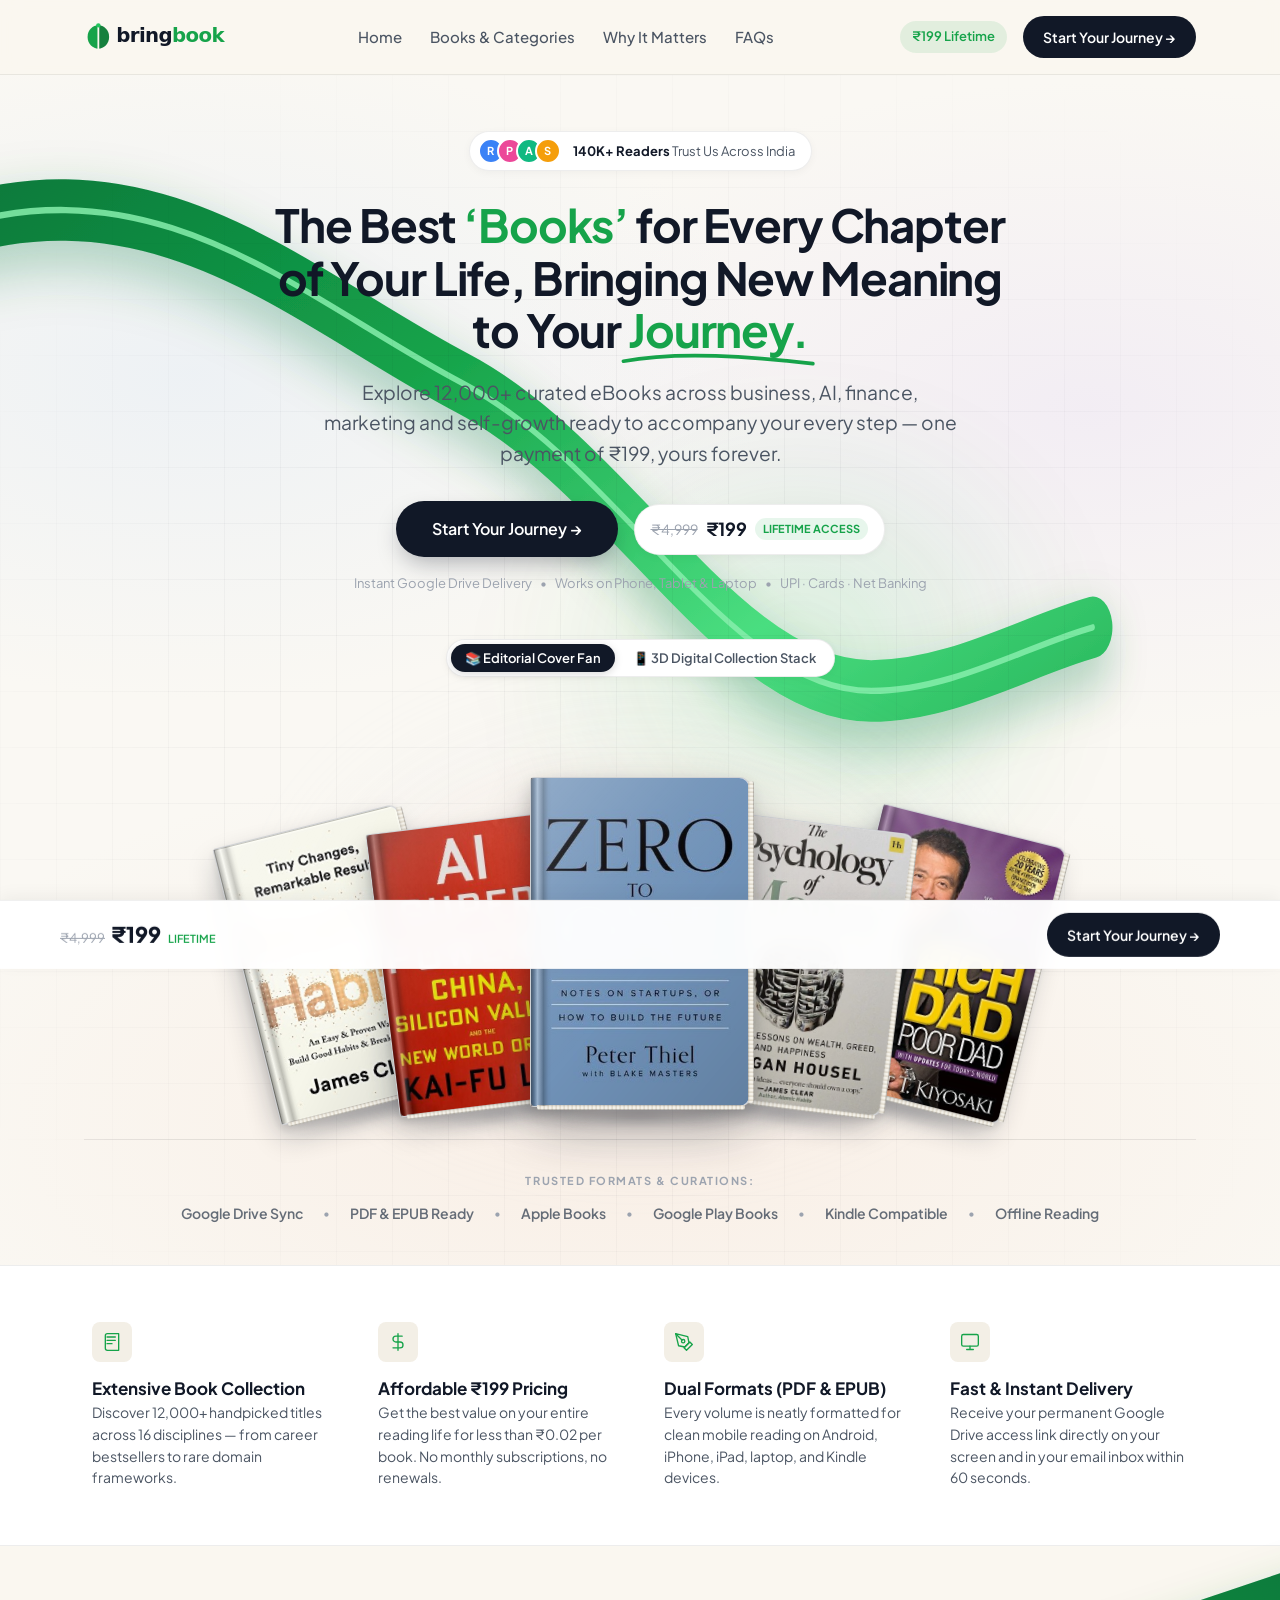
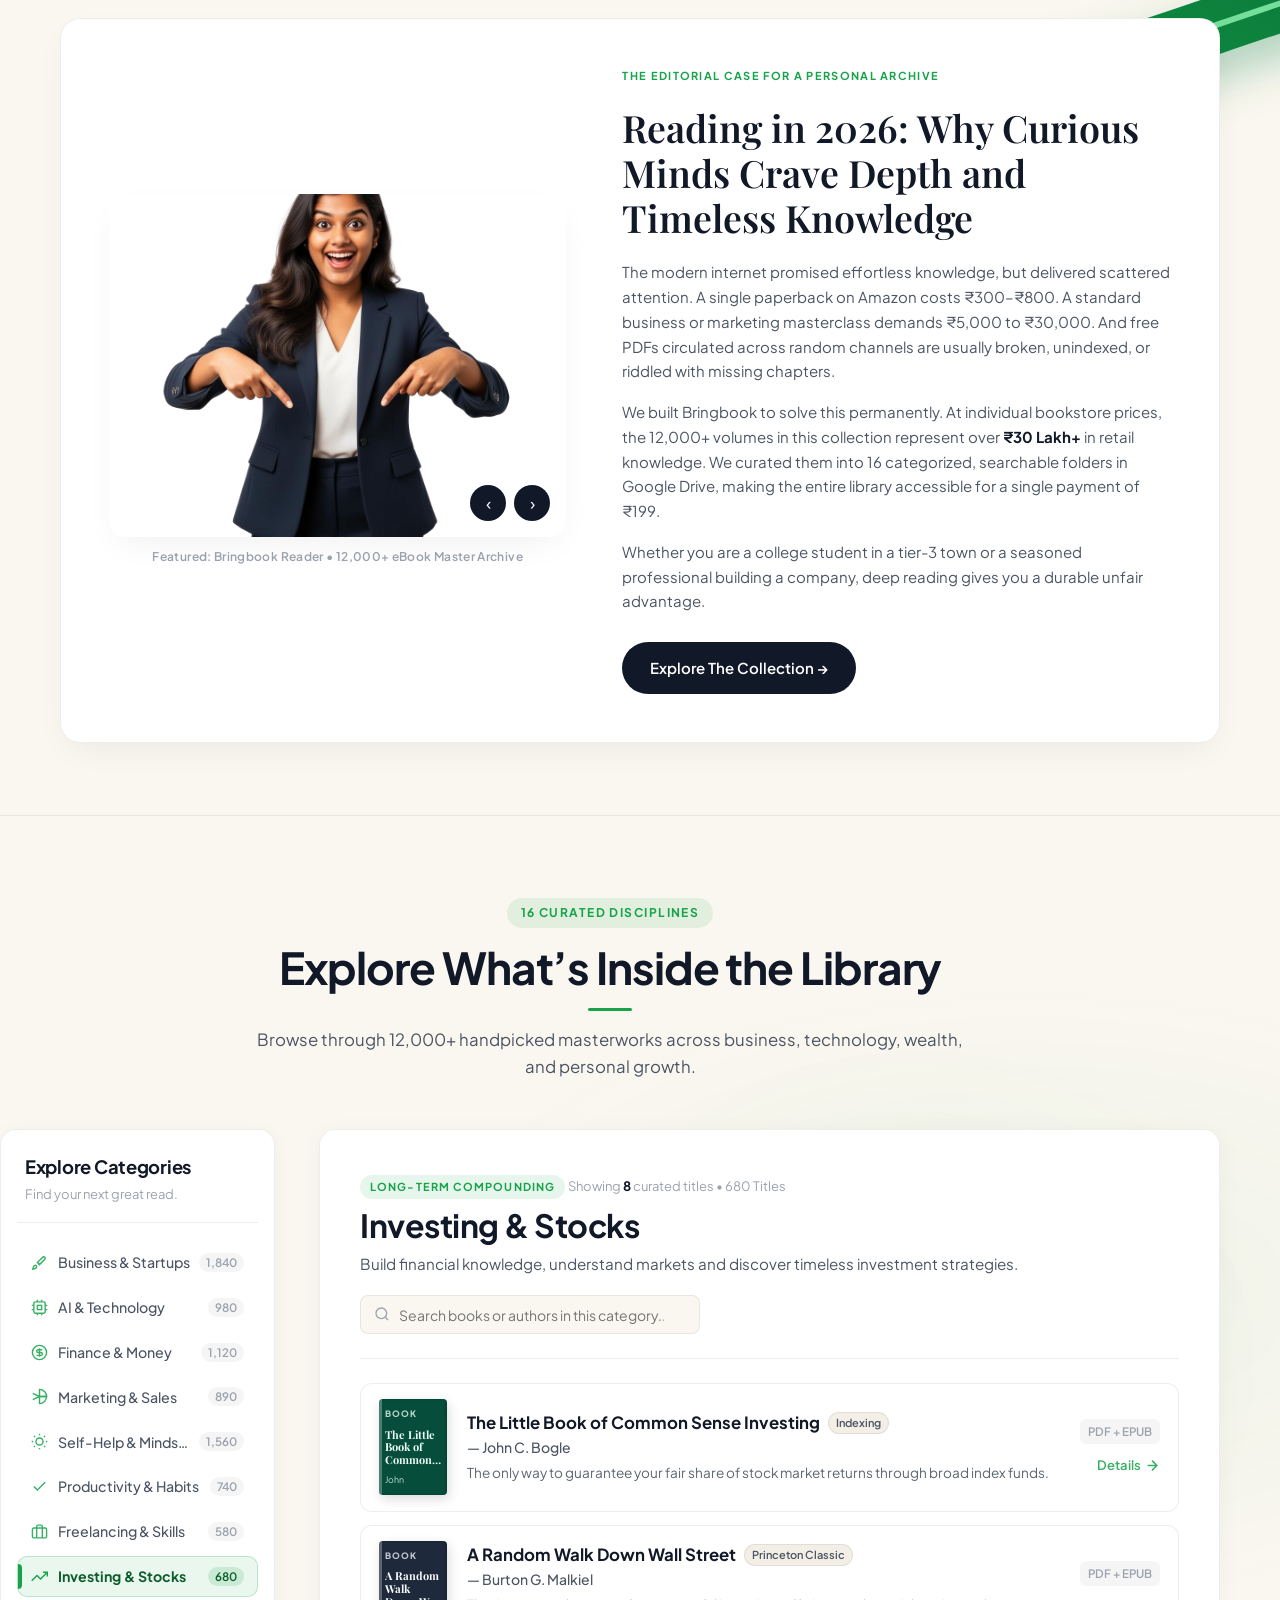
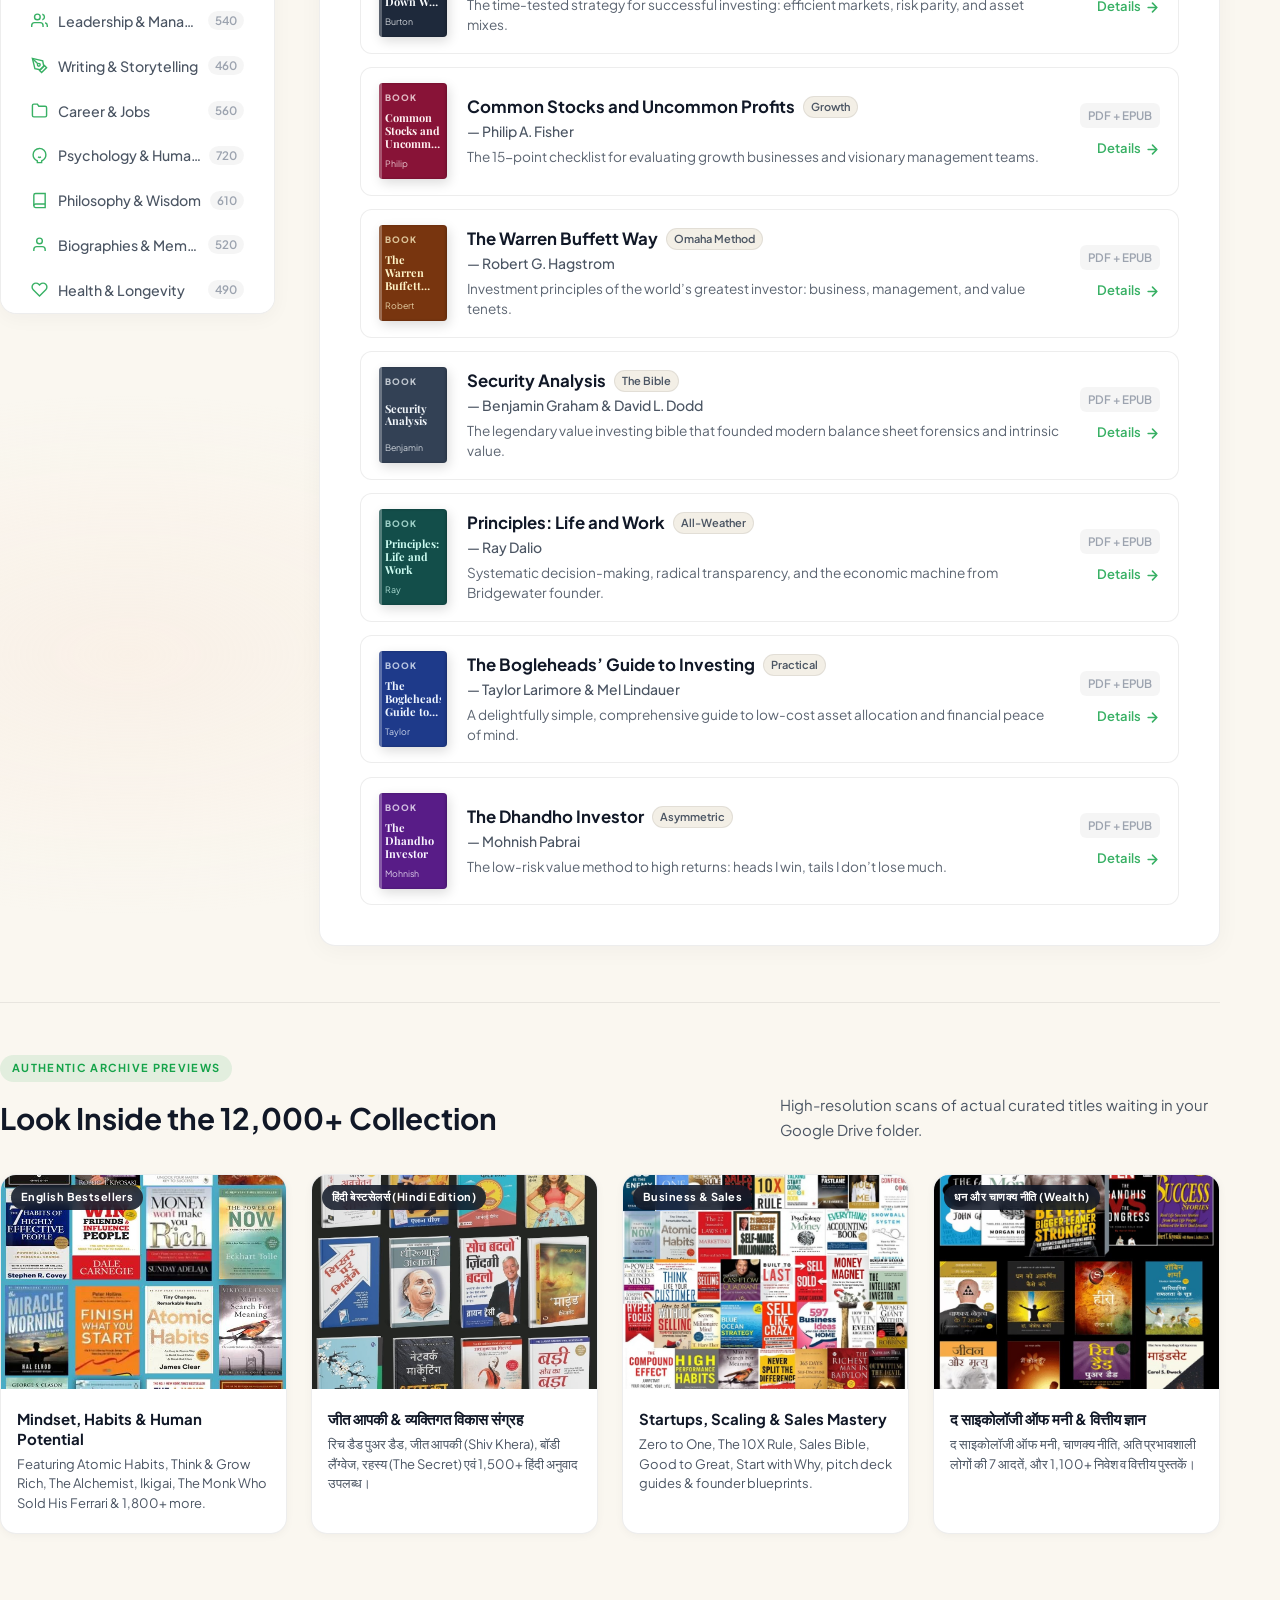
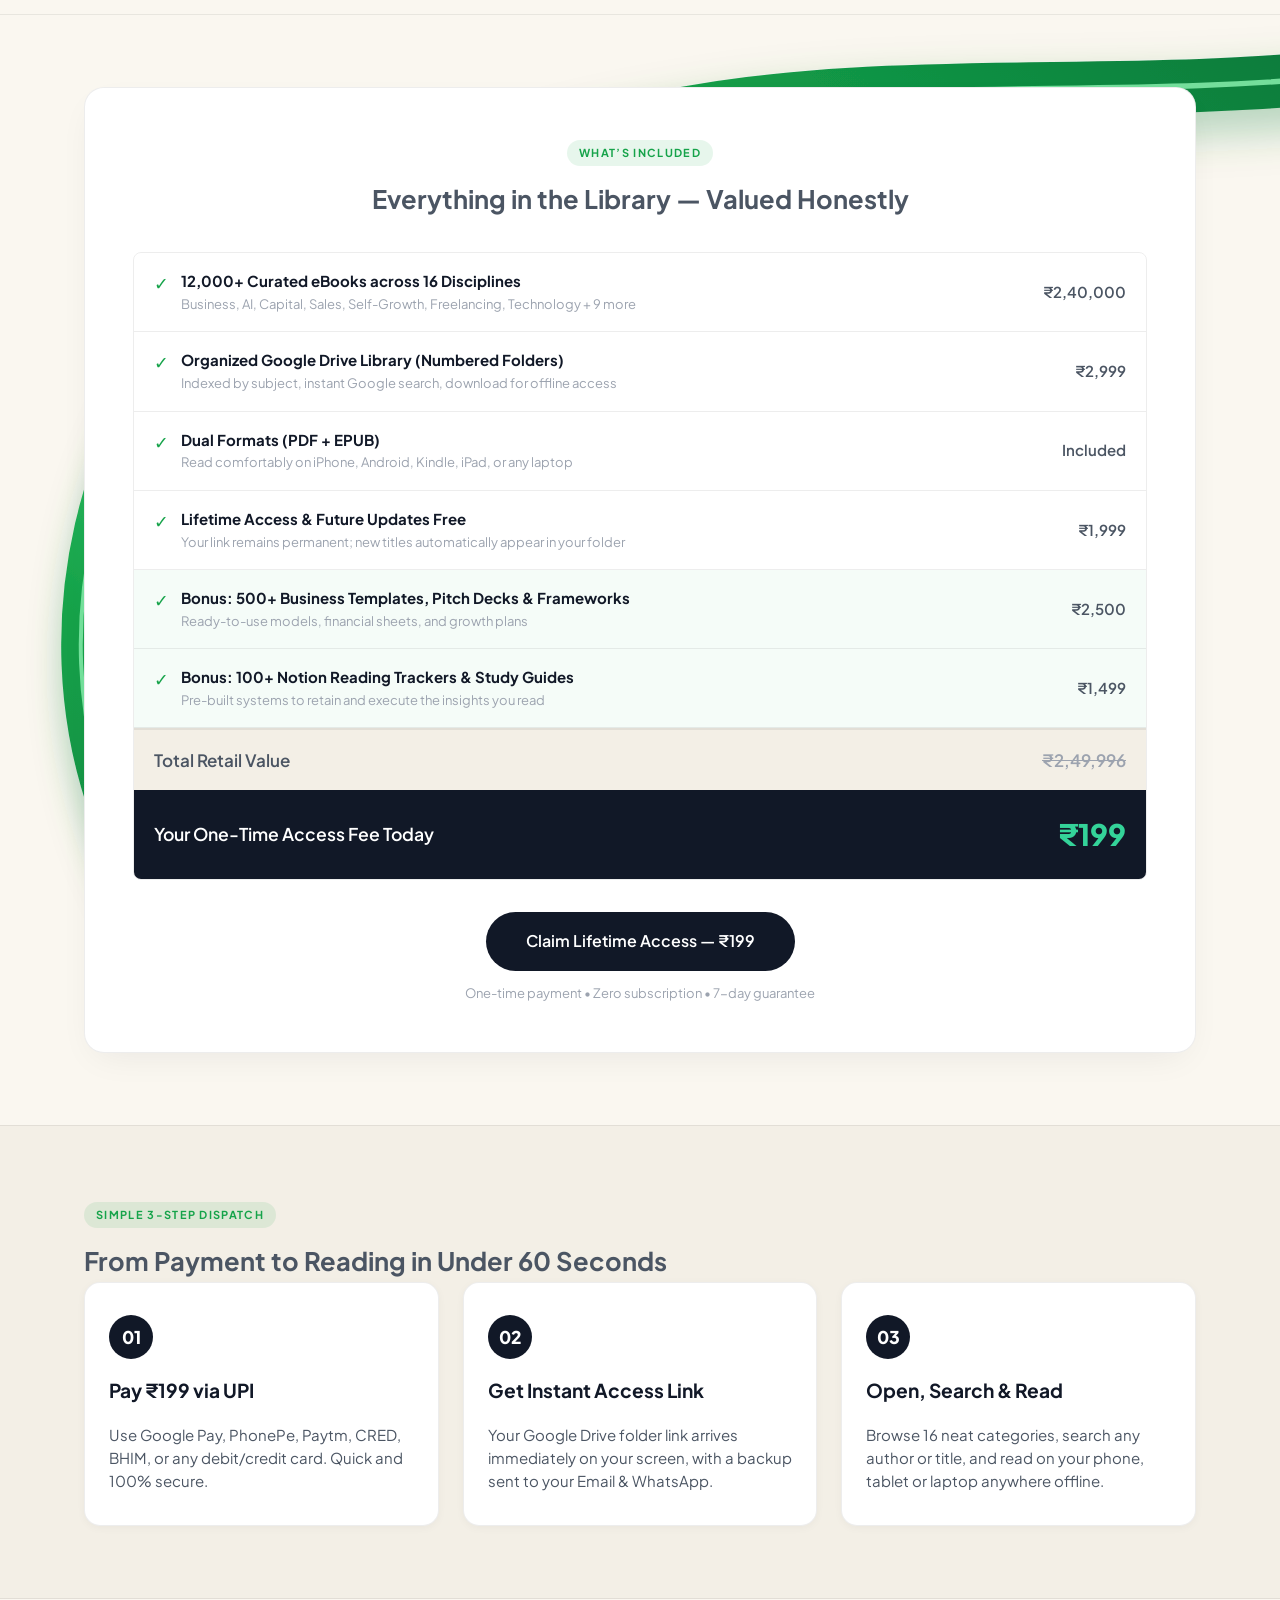
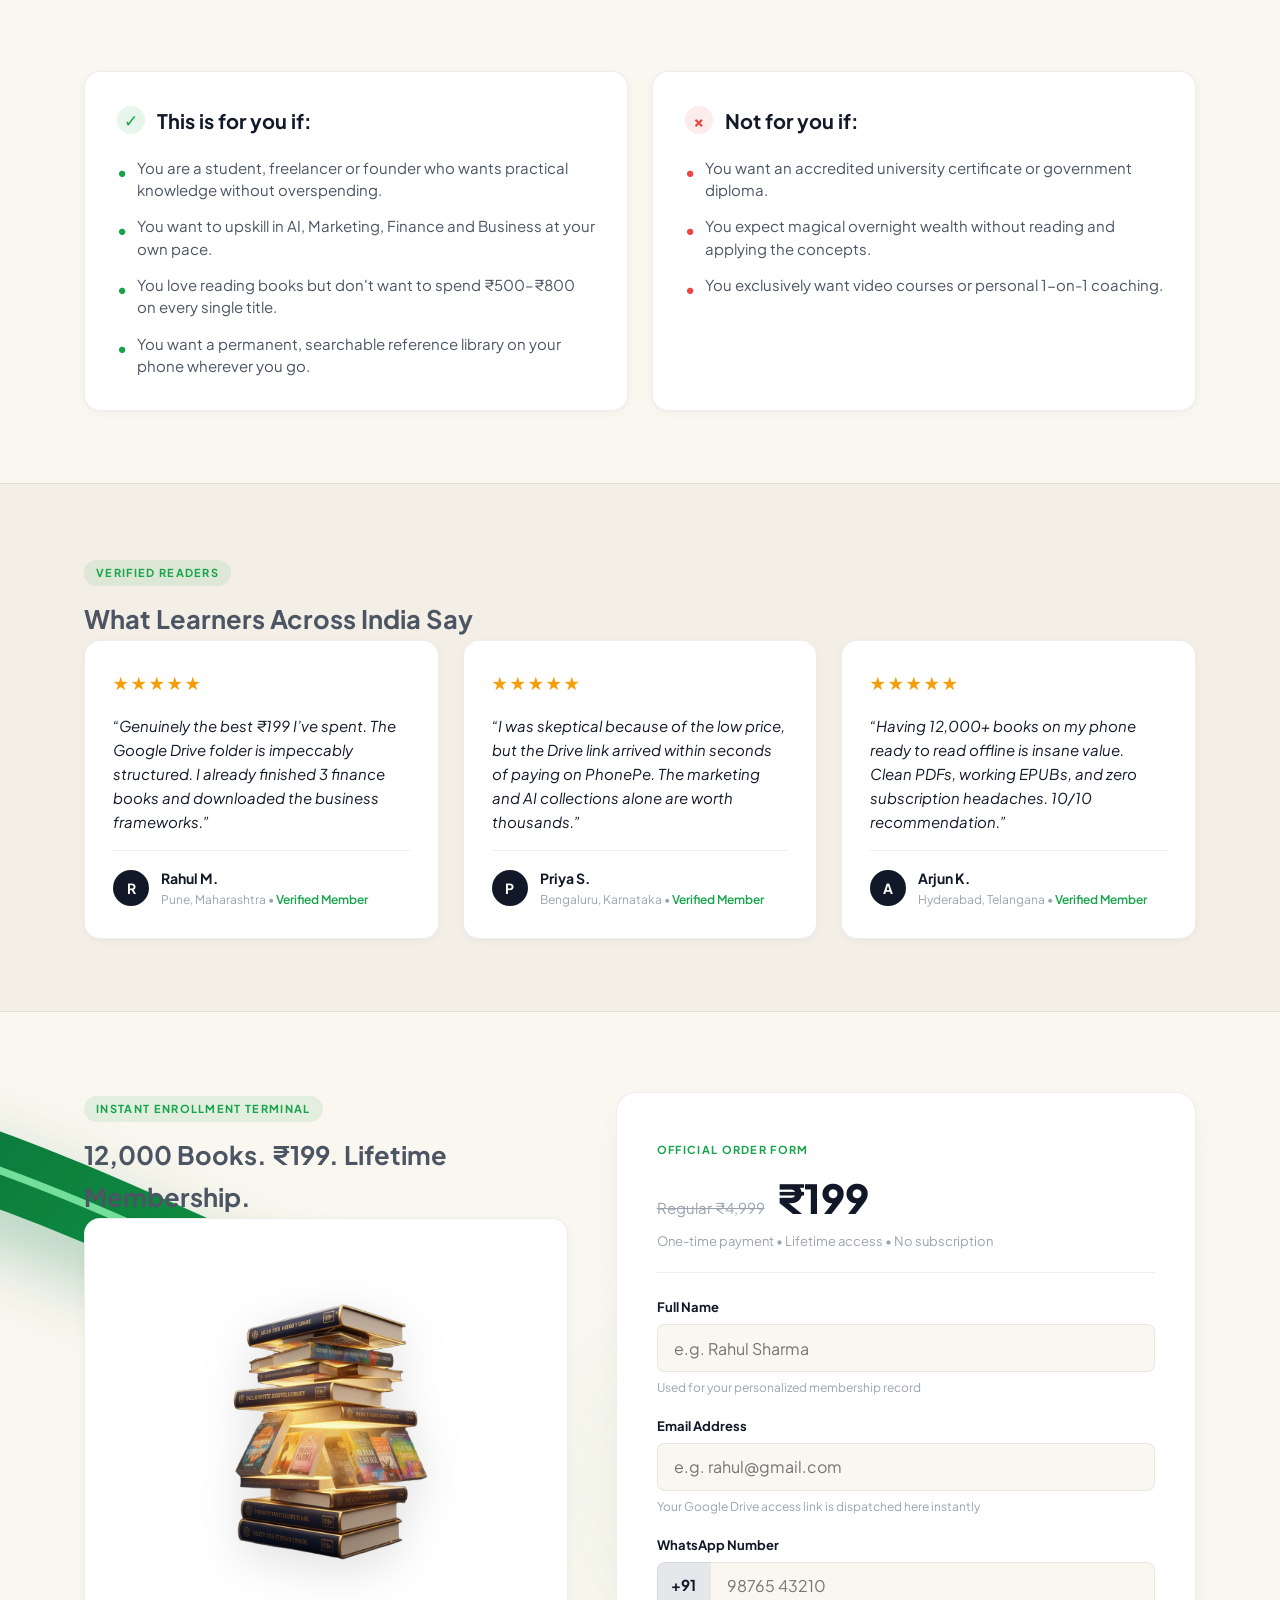
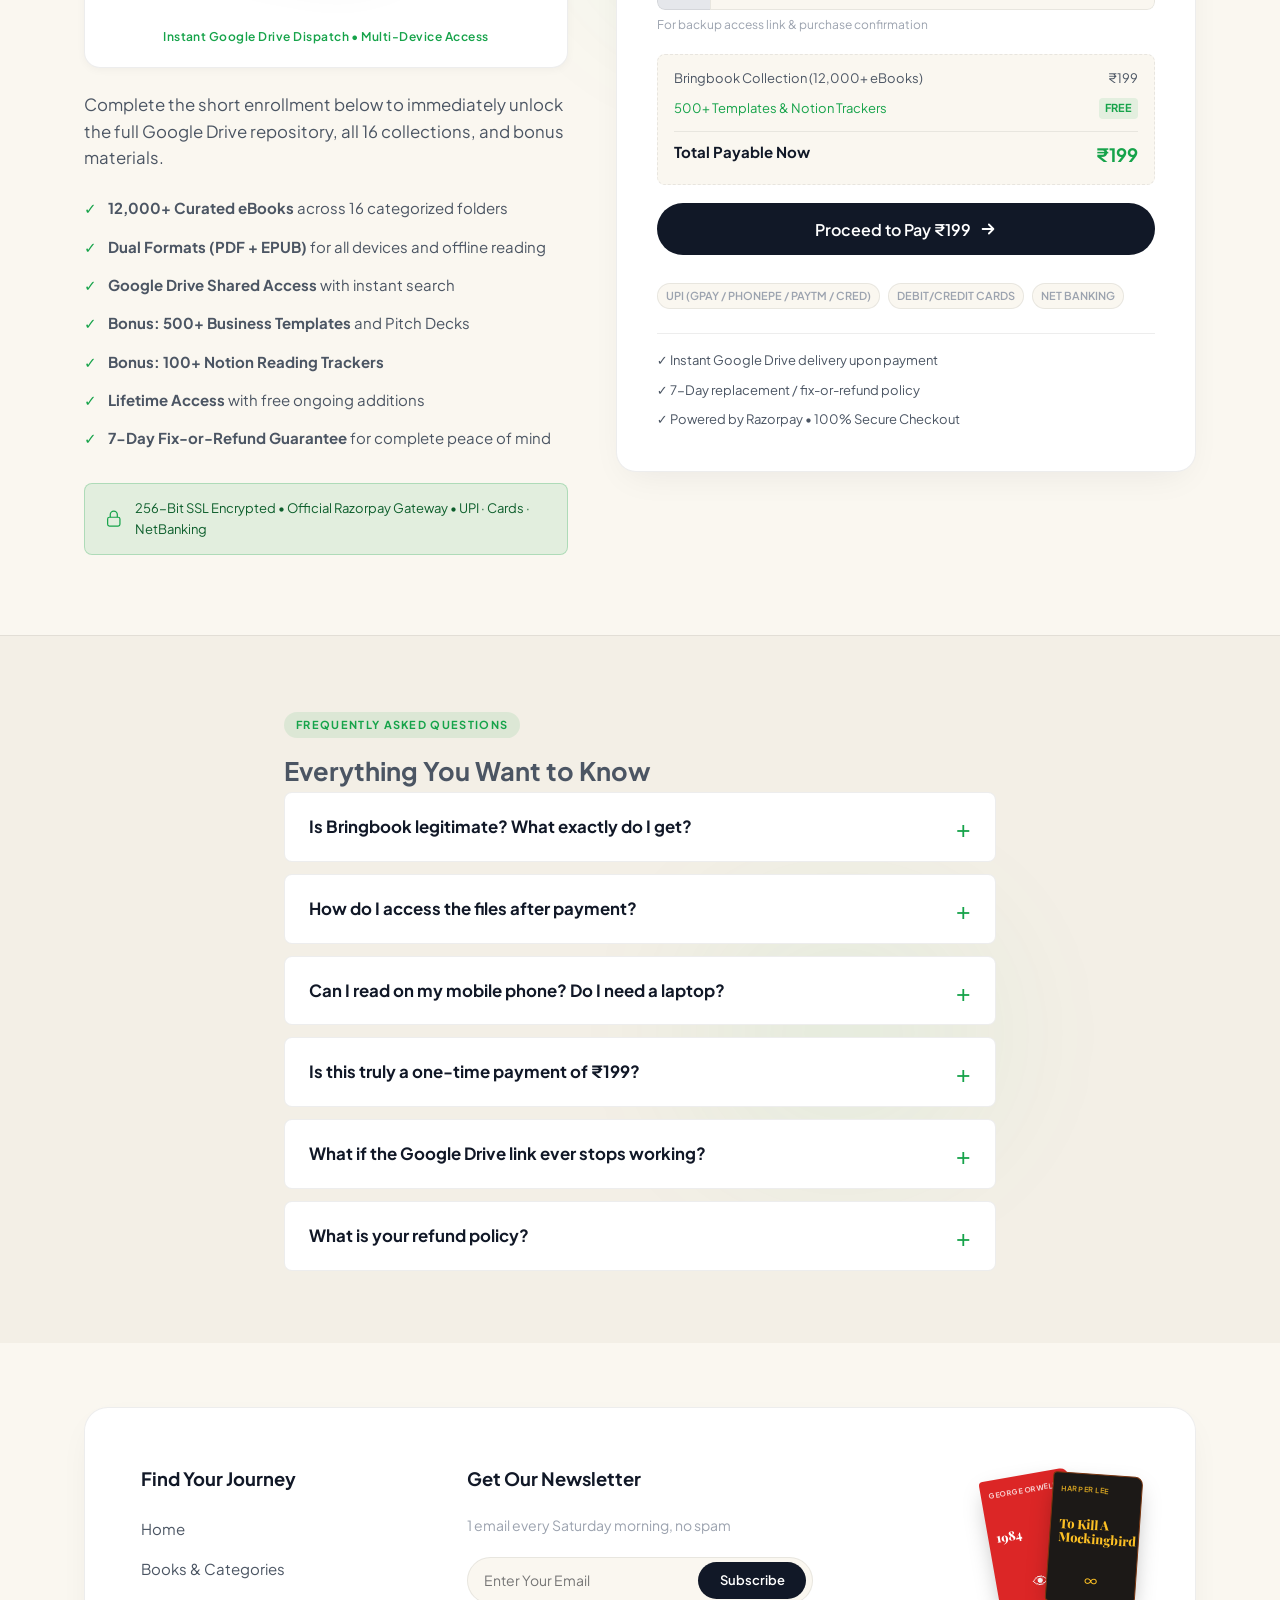
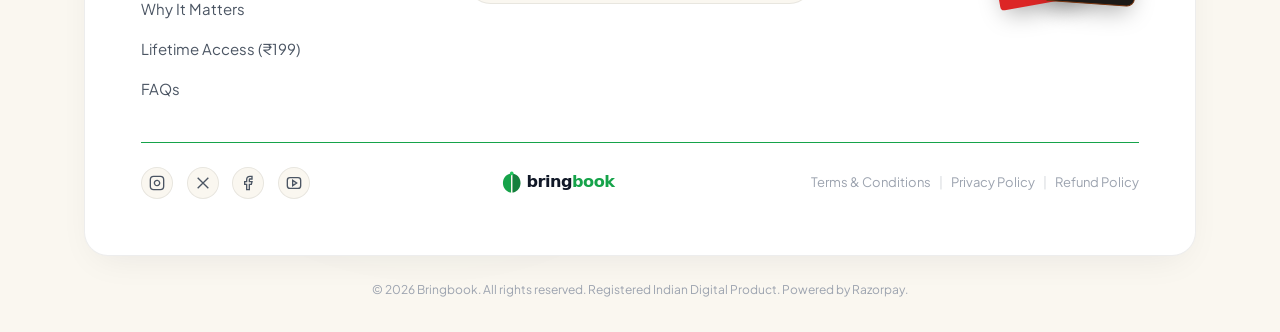
<file: index.html>
<!DOCTYPE html>
<html lang="en">
<head>
  <meta charset="UTF-8" />
  <meta name="viewport" content="width=device-width, initial-scale=1.0" />
  <title>Bringbook — 12,000+ eBook Mega Collection | ₹199 Lifetime Access</title>
  <meta name="description" content="The best books for every chapter of your life. 12,000+ curated eBooks across Business, AI, Finance, Marketing, and 12 more categories. One-time ₹199, instant delivery, yours forever." />

  <!-- Open Graph -->
  <meta property="og:type"        content="product" />
  <meta property="og:title"       content="Bringbook — 12,000+ Books for Every Chapter of Your Life" />
  <meta property="og:description" content="12,000+ curated eBooks across 16 categories. Instant Google Drive access for ₹199 one-time." />
  <meta property="og:image"       content="https://bringbook.in/og-image.jpg" />
  <meta property="og:url"         content="https://bringbook.in" />
  <meta name="twitter:card"       content="summary_large_image" />

  <!-- Exact Fonts: Plus Jakarta Sans (Primary UI & Headlines) + Playfair Display (Editorial Story) -->
  <link rel="preconnect" href="https://fonts.googleapis.com" />
  <link rel="preconnect" href="https://fonts.gstatic.com" crossorigin />
  <link href="https://fonts.googleapis.com/css2?family=Plus+Jakarta+Sans:ital,wght@0,400;0,500;0,600;0,700;0,800;1,400;1,600&family=Playfair+Display:ital,wght@0,500;0,600;0,700;1,400;1,600&display=swap" rel="stylesheet" />

  <!-- Structured Data -->
  <script type="application/ld+json">
  {
    "@context": "https://schema.org",
    "@graph": [
      {
        "@type": "Product",
        "name": "Bringbook – 12,000+ eBook Master Collection",
        "description": "12,000+ eBooks across 16 categories including Business, AI, Finance, Marketing, Self-Help, Productivity and more.",
        "brand": { "@type": "Brand", "name": "Bringbook" },
        "offers": {
          "@type": "Offer",
          "price": "199",
          "priceCurrency": "INR",
          "availability": "https://schema.org/InStock",
          "url": "https://bringbook.in"
        }
      },
      {
        "@type": "FAQPage",
        "mainEntity": [
          {
            "@type": "Question",
            "name": "How do I get the files after payment?",
            "acceptedAnswer": { "@type": "Answer", "text": "After paying ₹199 via UPI, you receive instant Google Drive access on your screen and email immediately." }
          },
          {
            "@type": "Question",
            "name": "Is it really a one-time payment of ₹199?",
            "acceptedAnswer": { "@type": "Answer", "text": "Yes. ₹199 one-time. No subscriptions, no renewals, access is yours forever." }
          }
        ]
      }
    ]
  }
  </script>

  <link rel="stylesheet" href="style.css" />
</head>
<body>

<!-- ══════════════════════════════════════════════
     0. TOP NAVIGATION (Bringbook Style Header)
══════════════════════════════════════════════ -->
<header class="site-header">
  <div class="container header-inner">
    <a href="#hero" class="brand-logo" aria-label="Bringbook Home">
      <img src="images/bringbook-logo.svg" alt="bringbook" class="brand-logo-svg" height="32" />
    </a>

    <nav class="header-nav" aria-label="Main Navigation">
      <a href="#hero" class="nav-link">Home</a>
      <a href="#collections" class="nav-link">Books &amp; Categories</a>
      <a href="#story" class="nav-link">Why It Matters</a>
      <a href="#faq" class="nav-link">FAQs</a>
    </nav>

    <div class="header-actions">
      <span class="header-pill-tag">₹199 Lifetime</span>
      <a href="#access" class="btn-pill-dark btn-header">Start Your Journey &rarr;</a>
    </div>
  </div>
</header>

<!-- ══════════════════════════════════════════════
     1. HERO SECTION (Exact Bringbook Style)
══════════════════════════════════════════════ -->
<section class="hero-section" id="hero">
  <!-- ══════════════════════════════════════════════
       3D SIGNATURE GREEN RIBBON — SCENE 1: HERO (100% in Background)
  ══════════════════════════════════════════════ -->
  <div class="ribbon-scene ribbon-scene-hero" aria-hidden="true">
    <div class="ribbon-glow-aura aura-hero"></div>

    <!-- Background Ribbon (Always behind books & text) -->
    <svg class="ribbon-svg ribbon-svg-hero" viewBox="0 0 1440 850" preserveAspectRatio="none">
      <defs>
        <linearGradient id="ribbonSatinHero" x1="0%" y1="0%" x2="100%" y2="100%">
          <stop offset="0%" stop-color="#087A3B"/>
          <stop offset="25%" stop-color="#16A34A"/>
          <stop offset="50%" stop-color="#4ADE80"/>
          <stop offset="75%" stop-color="#16A34A"/>
          <stop offset="100%" stop-color="#087A3B"/>
        </linearGradient>
        <filter id="ribbonShadowHero" x="-20%" y="-20%" width="140%" height="150%">
          <feDropShadow dx="0" dy="16" stdDeviation="20" flood-color="#087A3B" flood-opacity="0.32"/>
        </filter>
      </defs>

      <!-- Majestic Flowing Ribbon: Enters top-left, sweeps behind headline, cradles behind books, exits bottom-right -->
      <path class="ribbon-main-path" id="ribbonHeroBack"
        d="M -60,110 C 180,60 340,160 520,220 C 700,280 820,440 980,440 C 1140,440 1280,340 1380,420 C 1440,470 1480,640 1500,820"
        fill="none" stroke="url(#ribbonSatinHero)" stroke-width="44" stroke-linecap="round" stroke-linejoin="round"
        filter="url(#ribbonShadowHero)" />

      <!-- Specular Highlight Sheen -->
      <path class="ribbon-sheen-path" id="ribbonHeroBackSheen"
        d="M -60,110 C 180,60 340,160 520,220 C 700,280 820,440 980,440 C 1140,440 1280,340 1380,420 C 1440,470 1480,640 1500,820"
        fill="none" stroke="#86EFAC" stroke-width="4.5" stroke-linecap="round" stroke-linejoin="round" opacity="0.85" />
    </svg>
  </div>

  <!-- Subtle Grid Pattern in background -->
  <div class="hero-grid-bg" aria-hidden="true"></div>

  <div class="container hero-container">

    <!-- Top Trust Pill -->
    <div class="trust-pill-wrap">
      <div class="trust-avatar-stack">
        <span class="av av-1" aria-hidden="true">R</span>
        <span class="av av-2" aria-hidden="true">P</span>
        <span class="av av-3" aria-hidden="true">A</span>
        <span class="av av-4" aria-hidden="true">S</span>
      </div>
      <span class="trust-pill-text"><strong>140K+ Readers</strong> Trust Us Across India</span>
    </div>

    <!-- Main Headline with green highlights -->
    <h1 class="hero-main-title">
      The Best <span class="highlight-word">&lsquo;Books&rsquo;</span> for Every Chapter<br class="d-none d-md-block" />
      of Your Life, Bringing New Meaning<br class="d-none d-md-block" />
      to Your <span class="highlight-underline">Journey.
        <svg class="hand-drawn-curve" viewBox="0 0 240 22" fill="none" xmlns="http://www.w3.org/2000/svg" aria-hidden="true">
          <path d="M3 15C50 6 120 4 237 18" stroke="#16A34A" stroke-width="4.5" stroke-linecap="round"/>
        </svg>
      </span>
    </h1>

    <!-- Subheadline -->
    <p class="hero-description">
      Explore 12,000+ curated eBooks across business, AI, finance, marketing and self-growth ready to accompany your every step &mdash; one payment of ₹199, yours forever.
    </p>

    <!-- Hero CTA Button -->
    <div class="hero-cta-group">
      <a href="#access" class="btn-pill-dark btn-hero-action" id="hero-cta">
        Start Your Journey &rarr;
      </a>
      <div class="hero-price-chip">
        <span class="hpc-anchor">₹4,999</span>
        <span class="hpc-price">₹199</span>
        <span class="hpc-badge">Lifetime Access</span>
      </div>
    </div>

    <!-- Micro Reassurance -->
    <p class="hero-sub-trust">
      <span>Instant Google Drive Delivery</span> &bull; 
      <span>Works on Phone, Tablet &amp; Laptop</span> &bull; 
      <span>UPI &middot; Cards &middot; Net Banking</span>
    </p>

    <!-- Visual View Mode Switcher -->
    <div class="hero-stage-toggle" role="tablist" aria-label="Visual Mode">
      <button class="hst-btn active" id="btn-view-fan" data-view="fan">📚 Editorial Cover Fan</button>
      <button class="hst-btn" id="btn-view-3d" data-view="3d">📱 3D Digital Collection Stack</button>
    </div>

    <!-- Fanned Book Covers Display (Realistic Physical 3D Books) -->
    <div class="hero-covers-stage" id="hero-fan-view" aria-hidden="true">
      <!-- Soft Light Backlight Glow Aura behind Center Books -->
      <div class="hero-center-aura" aria-hidden="true"></div>

      <div class="fanned-books" id="fanned-books-container">

        <!-- Cover 1: Far Left - Atomic Habits by James Clear -->
        <div class="fanned-book fb-left-outer" data-book="0" title="Atomic Habits by James Clear">
          <div class="book-card-3d">
            <div class="book-pages-edge book-pages-right" aria-hidden="true"></div>
            <div class="book-pages-edge book-pages-bottom" aria-hidden="true"></div>
            <img src="images/cover-atomic-habits.jpg" alt="Atomic Habits by James Clear" class="book-real-cover" loading="eager" />
            <div class="book-spine-crease"></div>
            <div class="book-glare"></div>
            <div class="book-glare-dynamic"></div>
          </div>
          <div class="book-ground-shadow"></div>
        </div>

        <!-- Cover 2: Mid-Left - AI Superpowers by Kai-Fu Lee -->
        <div class="fanned-book fb-left-mid" data-book="1" title="AI Superpowers by Kai-Fu Lee">
          <div class="book-card-3d">
            <div class="book-pages-edge book-pages-right" aria-hidden="true"></div>
            <div class="book-pages-edge book-pages-bottom" aria-hidden="true"></div>
            <img src="images/cover-ai-superpowers.jpg" alt="AI Superpowers by Kai-Fu Lee" class="book-real-cover" loading="eager" />
            <div class="book-spine-crease"></div>
            <div class="book-glare"></div>
            <div class="book-glare-dynamic"></div>
          </div>
          <div class="book-ground-shadow"></div>
        </div>

        <!-- Cover 3: Centerpiece - Zero to One by Peter Thiel -->
        <div class="fanned-book fb-center" data-book="2" title="Zero to One by Peter Thiel">
          <div class="book-card-3d">
            <div class="book-pages-edge book-pages-right" aria-hidden="true"></div>
            <div class="book-pages-edge book-pages-bottom" aria-hidden="true"></div>
            <img src="images/cover-zero-to-one.jpg" alt="Zero to One by Peter Thiel" class="book-real-cover" loading="eager" />
            <div class="book-spine-crease"></div>
            <div class="book-glare"></div>
            <div class="book-glare-dynamic"></div>
          </div>
          <div class="book-ground-shadow"></div>
        </div>

        <!-- Cover 4: Mid-Right - The Psychology of Money by Morgan Housel -->
        <div class="fanned-book fb-right-mid" data-book="3" title="The Psychology of Money by Morgan Housel">
          <div class="book-card-3d">
            <div class="book-pages-edge book-pages-right" aria-hidden="true"></div>
            <div class="book-pages-edge book-pages-bottom" aria-hidden="true"></div>
            <img src="images/cover-psychology-of-money.jpg" alt="The Psychology of Money by Morgan Housel" class="book-real-cover" loading="eager" />
            <div class="book-spine-crease"></div>
            <div class="book-glare"></div>
            <div class="book-glare-dynamic"></div>
          </div>
          <div class="book-ground-shadow"></div>
        </div>

        <!-- Cover 5: Far Right - Rich Dad Poor Dad by Robert Kiyosaki -->
        <div class="fanned-book fb-right-outer" data-book="4" title="Rich Dad Poor Dad by Robert Kiyosaki">
          <div class="book-card-3d">
            <div class="book-pages-edge book-pages-right" aria-hidden="true"></div>
            <div class="book-pages-edge book-pages-bottom" aria-hidden="true"></div>
            <img src="images/cover-rich-dad.jpg" alt="Rich Dad Poor Dad by Robert Kiyosaki" class="book-real-cover" loading="eager" />
            <div class="book-spine-crease"></div>
            <div class="book-glare"></div>
            <div class="book-glare-dynamic"></div>
          </div>
          <div class="book-ground-shadow"></div>
        </div>

      </div>
    </div>

    <!-- 3D Stack Mockup -->
    <div class="hero-3d-stack-wrap" id="hero-3d-view" style="display: none;" aria-hidden="true">
      <img src="images/ebook-stack.png" alt="Bringbook 12,000+ eBook Mega Bundle 3D Stack" class="hero-stack-img" width="560" height="360" />
      <span class="hero-stack-tag">Official 12,000+ eBook Archive &bull; Multi-Device Access</span>
    </div>

    <!-- Publisher / Authority Strip (Image 1 bottom ribbon) -->
    <div class="publisher-trust-bar">
      <span class="pub-label">TRUSTED FORMATS &amp; CURATIONS:</span>
      <div class="pub-logos">
        <span class="pub-name">Google Drive Sync</span>
        <span class="pub-dot">&bull;</span>
        <span class="pub-name">PDF &amp; EPUB Ready</span>
        <span class="pub-dot">&bull;</span>
        <span class="pub-name">Apple Books</span>
        <span class="pub-dot">&bull;</span>
        <span class="pub-name">Google Play Books</span>
        <span class="pub-dot">&bull;</span>
        <span class="pub-name">Kindle Compatible</span>
        <span class="pub-dot">&bull;</span>
        <span class="pub-name">Offline Reading</span>
      </div>
    </div>

  </div>
</section>

<!-- ══════════════════════════════════════════════
     2. FOUR FEATURE PILLARS (Exact Image 2 Top Strip)
══════════════════════════════════════════════ -->
<section class="features-bar-section">
  <div class="container">
    <div class="features-row">

      <div class="feature-item">
        <div class="feature-icon" aria-hidden="true">
          <svg viewBox="0 0 24 24" fill="none" stroke="currentColor" stroke-width="1.6" stroke-linecap="round" stroke-linejoin="round">
            <path d="M4 19.5v-15A2.5 2.5 0 0 1 6.5 2H20v20H6.5a2.5 2.5 0 0 1-2.5-2.5Z"/>
            <path d="M6 6h10M6 10h10M6 14h6"/>
          </svg>
        </div>
        <div class="feature-text">
          <h3 class="feature-title">Extensive Book Collection</h3>
          <p class="feature-desc">Discover 12,000+ handpicked titles across 16 disciplines &mdash; from career bestsellers to rare domain frameworks.</p>
        </div>
      </div>

      <div class="feature-item">
        <div class="feature-icon" aria-hidden="true">
          <svg viewBox="0 0 24 24" fill="none" stroke="currentColor" stroke-width="1.6" stroke-linecap="round" stroke-linejoin="round">
            <path d="M12 2v20M17 5H9.5a3.5 3.5 0 0 0 0 7h5a3.5 3.5 0 0 1 0 7H6"/>
          </svg>
        </div>
        <div class="feature-text">
          <h3 class="feature-title">Affordable ₹199 Pricing</h3>
          <p class="feature-desc">Get the best value on your entire reading life for less than ₹0.02 per book. No monthly subscriptions, no renewals.</p>
        </div>
      </div>

      <div class="feature-item">
        <div class="feature-icon" aria-hidden="true">
          <svg viewBox="0 0 24 24" fill="none" stroke="currentColor" stroke-width="1.6" stroke-linecap="round" stroke-linejoin="round">
            <path d="M12 19l7-7 3 3-7 7-3-3z"/>
            <path d="M18 13l-1.5-7.5L2 2l3.5 14.5L13 18l5-5z"/>
            <path d="M2 2l7.586 7.586"/>
            <circle cx="11" cy="11" r="2"/>
          </svg>
        </div>
        <div class="feature-text">
          <h3 class="feature-title">Dual Formats (PDF &amp; EPUB)</h3>
          <p class="feature-desc">Every volume is neatly formatted for clean mobile reading on Android, iPhone, iPad, laptop, and Kindle devices.</p>
        </div>
      </div>

      <div class="feature-item">
        <div class="feature-icon" aria-hidden="true">
          <svg viewBox="0 0 24 24" fill="none" stroke="currentColor" stroke-width="1.6" stroke-linecap="round" stroke-linejoin="round">
            <rect x="2" y="3" width="20" height="14" rx="2"/>
            <path d="M8 21h8M12 17v4"/>
          </svg>
        </div>
        <div class="feature-text">
          <h3 class="feature-title">Fast &amp; Instant Delivery</h3>
          <p class="feature-desc">Receive your permanent Google Drive access link directly on your screen and in your email inbox within 60 seconds.</p>
        </div>
      </div>

    </div>
  </div>
</section>

<!-- ══════════════════════════════════════════════
     3. EDITORIAL STORY SECTION (Exact Image 2 Bottom Layout)
══════════════════════════════════════════════ -->
<section class="story-section" id="story">
  <!-- ══════════════════════════════════════════════
       3D SIGNATURE GREEN RIBBON — SCENE 2: STORY / TRENDS
  ══════════════════════════════════════════════ -->
  <div class="ribbon-scene ribbon-scene-story" aria-hidden="true">
    <div class="ribbon-glow-aura aura-story"></div>
    <svg class="ribbon-svg ribbon-svg-story" viewBox="0 0 1440 650" preserveAspectRatio="none">
      <defs>
        <linearGradient id="ribbonSatinStory" x1="100%" y1="0%" x2="0%" y2="100%">
          <stop offset="0%" stop-color="#087A3B"/>
          <stop offset="30%" stop-color="#16A34A"/>
          <stop offset="50%" stop-color="#4ADE80"/>
          <stop offset="75%" stop-color="#16A34A"/>
          <stop offset="100%" stop-color="#087A3B"/>
        </linearGradient>
        <filter id="ribbonShadowStory" x="-20%" y="-20%" width="140%" height="150%">
          <feDropShadow dx="0" dy="16" stdDeviation="18" flood-color="#087A3B" flood-opacity="0.32"/>
        </filter>
      </defs>

      <!-- Main Ribbon: Enters top-right, sweeps behind heading, dips toward reader photo, exits bottom-left -->
      <path class="ribbon-path-story" id="ribbonStoryPath"
        d="M 1500,30 C 1260,80 1080,140 860,110 C 660,80 520,180 440,280 C 360,380 380,480 260,530 C 160,575 40,590 -60,640"
        fill="none" stroke="url(#ribbonSatinStory)" stroke-width="44" stroke-linecap="round" stroke-linejoin="round"
        filter="url(#ribbonShadowStory)" />

      <!-- Specular Highlight Sheen -->
      <path class="ribbon-sheen-story" id="ribbonStorySheen"
        d="M 1500,30 C 1260,80 1080,140 860,110 C 660,80 520,180 440,280 C 360,380 380,480 260,530 C 160,575 40,590 -60,640"
        fill="none" stroke="#86EFAC" stroke-width="4.5" stroke-linecap="round" stroke-linejoin="round" opacity="0.85" />
    </svg>
  </div>
  <div class="container story-card-wrap">
    <div class="story-grid">

      <!-- Left Column: Reader presentation & real archive preview with carousel arrows -->
      <div class="story-photo-col">
        <div class="story-photo-frame">
          <img src="images/influencer.png" alt="Reader presenting the Bringbook 12,000+ eBook collection" class="story-img" id="story-carousel-img" loading="lazy" />
          <div class="story-carousel-controls">
            <button class="sc-btn sc-prev" aria-label="Previous Slide">&lsaquo;</button>
            <button class="sc-btn sc-next" aria-label="Next Slide">&rsaquo;</button>
          </div>
        </div>
        <div class="story-slide-caption" id="story-caption">
          Featured: Bringbook Reader &bull; 12,000+ eBook Master Archive
        </div>
      </div>

      <!-- Right Column: Editorial Essay -->
      <div class="story-content-col">
        <span class="story-tag-pill">THE EDITORIAL CASE FOR A PERSONAL ARCHIVE</span>
        <h2 class="story-headline">
          Reading in 2026: Why Curious Minds Crave Depth and Timeless Knowledge
        </h2>
        <div class="story-body">
          <p>
            The modern internet promised effortless knowledge, but delivered scattered attention. A single paperback on Amazon costs ₹300&ndash;₹800. A standard business or marketing masterclass demands ₹5,000 to ₹30,000. And free PDFs circulated across random channels are usually broken, unindexed, or riddled with missing chapters.
          </p>
          <p>
            We built Bringbook to solve this permanently. At individual bookstore prices, the 12,000+ volumes in this collection represent over <strong>₹30 Lakh+</strong> in retail knowledge. We curated them into 16 categorized, searchable folders in Google Drive, making the entire library accessible for a single payment of ₹199.
          </p>
          <p>
            Whether you are a college student in a tier-3 town or a seasoned professional building a company, deep reading gives you a durable unfair advantage.
          </p>
        </div>
        <a href="#access" class="btn-pill-dark btn-story">Explore The Collection &rarr;</a>
      </div>

    </div>
  </div>
</section>

<!-- ══════════════════════════════════════════════
     4. INTERACTIVE CATEGORY EXPLORER (Bringbook / Lumio Cards)
══════════════════════════════════════════════ -->
<section class="categories-section" id="collections">
  <!-- Subtle Soft Green Ambient Glow Aura behind section (replacing oversized ribbon per Prompt Section 8) -->
  <div class="lib-ambient-glow" aria-hidden="true"></div>

  <div class="library-container">
    <!-- Header -->
    <div class="library-header">
      <span class="library-header-badge">16 CURATED DISCIPLINES</span>
      <h2 class="library-title">Explore What&rsquo;s Inside the Library</h2>
      <div class="library-accent-rule" aria-hidden="true"></div>
      <p class="library-subtitle">Browse through 12,000+ handpicked masterworks across business, technology, wealth, and personal growth.</p>
    </div>

    <!-- Two-Column Split Layout -->
    <div class="library-split-layout">
      <!-- Left Sidebar: Category Navigation (Sticky on desktop, ~275px) -->
      <aside class="library-sidebar" aria-label="Category Navigation">
        <div class="sidebar-header">
          <h3 class="sidebar-heading">Explore Categories</h3>
          <p class="sidebar-sub">Find your next great read.</p>
        </div>

        <!-- Mobile Quick-Select Dropdown (<768px) -->
        <div class="sidebar-mobile-picker" aria-label="Quick Category Switcher">
          <label for="mobileCategorySelect" class="sr-only">Choose a category</label>
          <select id="mobileCategorySelect" class="mobile-cat-select">
            <!-- Populated dynamically by main.js -->
          </select>
        </div>

        <!-- Desktop Vertical Category Navigation -->
        <nav class="sidebar-cat-nav" id="sidebarCatNav" role="tablist" aria-label="All 16 Book Categories">
          <!-- Populated dynamically by main.js -->
        </nav>
      </aside>

      <!-- Right Main Panel: Active Category Header, Live Search & Vertical Book Rows -->
      <main class="library-main-panel" id="libraryMainPanel" aria-live="polite">
        <!-- Category Details Top Header -->
        <div class="lib-panel-top">
          <div class="lib-cat-meta-row">
            <span class="lib-cat-badge" id="libCatBadge">FEATURED DISCIPLINE</span>
            <span class="lib-count-tag" id="libCountTag">Curated Titles</span>
          </div>
          <h3 class="lib-cat-title" id="libCatTitle">Business &amp; Startups</h3>
          <p class="lib-cat-desc" id="libCatDesc">From zero to product-market fit, fundraising, scaling, and operational excellence.</p>

          <!-- Interactive Search & Filter Controls -->
          <div class="lib-controls-row">
            <div class="lib-search-box">
              <span class="lib-search-icon" aria-hidden="true">
                <svg viewBox="0 0 24 24" width="16" height="16" fill="none" stroke="currentColor" stroke-width="2">
                  <circle cx="11" cy="11" r="8"></circle>
                  <line x1="21" y1="21" x2="16.65" y2="16.65"></line>
                </svg>
              </span>
              <input type="text" id="libBookSearch" class="lib-search-input" placeholder="Search books or authors in this category..." aria-label="Search books in this category" autocomplete="off" />
              <button type="button" id="libClearSearch" class="lib-clear-btn" aria-label="Clear search" title="Clear search">&times;</button>
            </div>
          </div>
        </div>

        <!-- Vertical Book Rows List -->
        <div class="lib-books-list" id="libBooksList" role="feed" aria-label="Books in this category">
          <!-- Populated dynamically by main.js -->
        </div>

        <!-- Empty Search State -->
        <div class="lib-empty-state" id="libEmptyState" style="display: none;">
          <div class="les-icon" aria-hidden="true">&#128269;</div>
          <h4 class="les-title">No books match &ldquo;<span id="lesQuery"></span>&rdquo;</h4>
          <p class="les-desc">Try checking your spelling or clearing your filter to browse all titles in this category.</p>
          <button type="button" class="btn-les-reset" id="lesResetBtn">Reset Search</button>
        </div>
      </main>
    </div>

    <!-- Authentic Archive Gallery Showcase (Preserved high-trust scans from original) -->
    <div class="archive-gallery-strip">
      <div class="gallery-header-row">
        <div>
          <span class="sub-badge">AUTHENTIC ARCHIVE PREVIEWS</span>
          <h3 class="gallery-title">Look Inside the 12,000+ Collection</h3>
        </div>
        <p class="gallery-sub">High-resolution scans of actual curated titles waiting in your Google Drive folder.</p>
      </div>

      <div class="archive-cards-grid">
        <!-- Card 1: English Bestsellers -->
        <div class="archive-photo-card">
          <div class="apc-img-wrap">
            <img src="images/collection-english-1.jpg" alt="English Bestseller eBooks - Atomic Habits, Think & Grow Rich, Ikigai, The Alchemist" class="apc-img" loading="lazy" />
            <span class="apc-pill">English Bestsellers</span>
          </div>
          <div class="apc-body">
            <h4 class="apc-name">Mindset, Habits &amp; Human Potential</h4>
            <p class="apc-desc">Featuring Atomic Habits, Think &amp; Grow Rich, The Alchemist, Ikigai, The Monk Who Sold His Ferrari &amp; 1,800+ more.</p>
          </div>
        </div>

        <!-- Card 2: Hindi Bestsellers -->
        <div class="archive-photo-card">
          <div class="apc-img-wrap">
            <img src="images/collection-hindi-1.jpg" alt="Hindi Bestseller eBooks - Rich Dad Poor Dad, Jeet Aapki, Body Language" class="apc-img" loading="lazy" />
            <span class="apc-pill">हिंदी बेस्टसेलर्स (Hindi Edition)</span>
          </div>
          <div class="apc-body">
            <h4 class="apc-name">जीत आपकी &amp; व्यक्तिगत विकास संग्रह</h4>
            <p class="apc-desc">रिच डैड पुअर डैड, जीत आपकी (Shiv Khera), बॉडी लैंग्वेज, रहस्य (The Secret) एवं 1,500+ हिंदी अनुवाद उपलब्ध।</p>
          </div>
        </div>

        <!-- Card 3: Business & Sales -->
        <div class="archive-photo-card">
          <div class="apc-img-wrap">
            <img src="images/collection-business.jpg" alt="Business and Sales eBooks - Zero to One, 10X Rule, Sales Bible" class="apc-img" loading="lazy" />
            <span class="apc-pill">Business &amp; Sales</span>
          </div>
          <div class="apc-body">
            <h4 class="apc-name">Startups, Scaling &amp; Sales Mastery</h4>
            <p class="apc-desc">Zero to One, The 10X Rule, Sales Bible, Good to Great, Start with Why, pitch deck guides &amp; founder blueprints.</p>
          </div>
        </div>

        <!-- Card 4: Wealth & Wisdom -->
        <div class="archive-photo-card">
          <div class="apc-img-wrap">
            <img src="images/collection-hindi-2.jpg" alt="Wealth & Wisdom Hindi eBooks - Psychology of Money, Chanakya Neeti" class="apc-img" loading="lazy" />
            <span class="apc-pill">धन और चाणक्य नीति (Wealth)</span>
          </div>
          <div class="apc-body">
            <h4 class="apc-name">द साइकोलॉजी ऑफ मनी &amp; वित्तीय ज्ञान</h4>
            <p class="apc-desc">द साइकोलॉजी ऑफ मनी, चाणक्य नीति, अति प्रभावशाली लोगों की 7 आदतें, और 1,100+ निवेश व वित्तीय पुस्तकें।</p>
          </div>
        </div>
      </div>
    </div>

  </div>
</section>

<!-- ══════════════════════════════════════════════
     5. VALUE STACK & BONUSES
══════════════════════════════════════════════ -->
<section class="value-stack-section">
  <!-- ══════════════════════════════════════════════
       3D SIGNATURE GREEN RIBBON — SCENE 4: VALUE STACK
  ══════════════════════════════════════════════ -->
  <div class="ribbon-scene ribbon-scene-value" aria-hidden="true">
    <div class="ribbon-glow-aura aura-value" style="top: 25%; left: 10%; width: 620px; height: 420px;"></div>
    <svg class="ribbon-svg ribbon-svg-value" viewBox="0 0 1440 920" preserveAspectRatio="none">
      <defs>
        <linearGradient id="ribbonSatinValue" x1="100%" y1="0%" x2="0%" y2="100%">
          <stop offset="0%" stop-color="#087A3B"/>
          <stop offset="30%" stop-color="#16A34A"/>
          <stop offset="50%" stop-color="#4ADE80"/>
          <stop offset="75%" stop-color="#16A34A"/>
          <stop offset="100%" stop-color="#087A3B"/>
        </linearGradient>
        <filter id="ribbonShadowValue" x="-20%" y="-20%" width="140%" height="150%">
          <feDropShadow dx="0" dy="16" stdDeviation="18" flood-color="#087A3B" flood-opacity="0.3"/>
        </filter>
      </defs>

      <!-- Main Ribbon: Sweeps across upper background behind the header, curves gracefully along outer margins strictly behind the value card -->
      <path class="ribbon-path-value" id="ribbonValuePath"
        d="M 1520,50 C 1260,70 1020,50 780,80 C 520,110 280,180 160,320 C 60,460 70,620 180,740 C 280,840 540,890 860,880 C 1140,870 1380,910 1520,950"
        fill="none" stroke="url(#ribbonSatinValue)" stroke-width="44" stroke-linecap="round" stroke-linejoin="round"
        filter="url(#ribbonShadowValue)" />

      <!-- Specular Highlight Sheen -->
      <path class="ribbon-sheen-value" id="ribbonValueSheen"
        d="M 1520,50 C 1260,70 1020,50 780,80 C 520,110 280,180 160,320 C 60,460 70,620 180,740 C 280,840 540,890 860,880 C 1140,870 1380,910 1520,950"
        fill="none" stroke="#86EFAC" stroke-width="4.5" stroke-linecap="round" stroke-linejoin="round" opacity="0.85" />
    </svg>
  </div>
  <div class="container">
    <div class="vs-card">
      <div class="vs-header">
        <span class="sub-badge">WHAT&rsquo;S INCLUDED</span>
        <h2 class="section-title">Everything in the Library &mdash; Valued Honestly</h2>
      </div>

      <div class="vs-table">
        <div class="vs-row">
          <div class="vs-info">
            <span class="vs-check">&check;</span>
            <div>
              <strong>12,000+ Curated eBooks across 16 Disciplines</strong>
              <small>Business, AI, Capital, Sales, Self-Growth, Freelancing, Technology + 9 more</small>
            </div>
          </div>
          <div class="vs-cost">₹2,40,000</div>
        </div>

        <div class="vs-row">
          <div class="vs-info">
            <span class="vs-check">&check;</span>
            <div>
              <strong>Organized Google Drive Library (Numbered Folders)</strong>
              <small>Indexed by subject, instant Google search, download for offline access</small>
            </div>
          </div>
          <div class="vs-cost">₹2,999</div>
        </div>

        <div class="vs-row">
          <div class="vs-info">
            <span class="vs-check">&check;</span>
            <div>
              <strong>Dual Formats (PDF + EPUB)</strong>
              <small>Read comfortably on iPhone, Android, Kindle, iPad, or any laptop</small>
            </div>
          </div>
          <div class="vs-cost">Included</div>
        </div>

        <div class="vs-row">
          <div class="vs-info">
            <span class="vs-check">&check;</span>
            <div>
              <strong>Lifetime Access &amp; Future Updates Free</strong>
              <small>Your link remains permanent; new titles automatically appear in your folder</small>
            </div>
          </div>
          <div class="vs-cost">₹1,999</div>
        </div>

        <div class="vs-row vs-bonus-row">
          <div class="vs-info">
            <span class="vs-check vs-bonus-check">&check;</span>
            <div>
              <strong>Bonus: 500+ Business Templates, Pitch Decks &amp; Frameworks</strong>
              <small>Ready-to-use models, financial sheets, and growth plans</small>
            </div>
          </div>
          <div class="vs-cost">₹2,500</div>
        </div>

        <div class="vs-row vs-bonus-row">
          <div class="vs-info">
            <span class="vs-check vs-bonus-check">&check;</span>
            <div>
              <strong>Bonus: 100+ Notion Reading Trackers &amp; Study Guides</strong>
              <small>Pre-built systems to retain and execute the insights you read</small>
            </div>
          </div>
          <div class="vs-cost">₹1,499</div>
        </div>

        <div class="vs-total-row">
          <div class="vs-total-text">Total Retail Value</div>
          <div class="vs-total-price">₹2,49,996</div>
        </div>

        <div class="vs-final-price-row">
          <div class="vs-final-label">Your One-Time Access Fee Today</div>
          <div class="vs-final-price">₹199</div>
        </div>
      </div>

      <div class="vs-cta-box">
        <a href="#access" class="btn-pill-dark btn-vs">Claim Lifetime Access &mdash; ₹199</a>
        <p class="vs-guarantee-note">One-time payment &bull; Zero subscription &bull; 7-day guarantee</p>
      </div>
    </div>
  </div>
</section>

<!-- ══════════════════════════════════════════════
     6. HOW IT WORKS (3 Simple Steps)
══════════════════════════════════════════════ -->
<section class="how-it-works-section" id="how">
  <div class="container">
    <div class="section-center-header">
      <span class="sub-badge">SIMPLE 3-STEP DISPATCH</span>
      <h2 class="section-title">From Payment to Reading in Under 60 Seconds</h2>
    </div>

    <div class="how-steps-grid">
      <div class="step-card">
        <span class="step-badge">01</span>
        <h3 class="step-name">Pay ₹199 via UPI</h3>
        <p class="step-desc">Use Google Pay, PhonePe, Paytm, CRED, BHIM, or any debit/credit card. Quick and 100% secure.</p>
      </div>

      <div class="step-card">
        <span class="step-badge">02</span>
        <h3 class="step-name">Get Instant Access Link</h3>
        <p class="step-desc">Your Google Drive folder link arrives immediately on your screen, with a backup sent to your Email &amp; WhatsApp.</p>
      </div>

      <div class="step-card">
        <span class="step-badge">03</span>
        <h3 class="step-name">Open, Search &amp; Read</h3>
        <p class="step-desc">Browse 16 neat categories, search any author or title, and read on your phone, tablet or laptop anywhere offline.</p>
      </div>
    </div>
  </div>
</section>

<!-- ══════════════════════════════════════════════
     7. WHO THIS IS FOR / NOT FOR
══════════════════════════════════════════════ -->
<section class="fit-check-section">
  <div class="container">
    <div class="fit-two-col">
      <div class="fit-box fit-positive">
        <div class="fit-header">
          <span class="fit-icon-yes">&check;</span>
          <h3>This is for you if:</h3>
        </div>
        <ul>
          <li>You are a student, freelancer or founder who wants practical knowledge without overspending.</li>
          <li>You want to upskill in AI, Marketing, Finance and Business at your own pace.</li>
          <li>You love reading books but don't want to spend ₹500&ndash;₹800 on every single title.</li>
          <li>You want a permanent, searchable reference library on your phone wherever you go.</li>
        </ul>
      </div>

      <div class="fit-box fit-negative">
        <div class="fit-header">
          <span class="fit-icon-no">&times;</span>
          <h3>Not for you if:</h3>
        </div>
        <ul>
          <li>You want an accredited university certificate or government diploma.</li>
          <li>You expect magical overnight wealth without reading and applying the concepts.</li>
          <li>You exclusively want video courses or personal 1-on-1 coaching.</li>
        </ul>
      </div>
    </div>
  </div>
</section>

<!-- ══════════════════════════════════════════════
     8. READER VOICES / SOCIAL PROOF
══════════════════════════════════════════════ -->
<section class="testimonials-section">
  <div class="container">
    <div class="section-center-header">
      <span class="sub-badge">VERIFIED READERS</span>
      <h2 class="section-title">What Learners Across India Say</h2>
    </div>

    <div class="testimonials-grid">
      <div class="testimonial-card">
        <div class="tc-stars">&starf;&starf;&starf;&starf;&starf;</div>
        <blockquote class="tc-quote">
          &ldquo;Genuinely the best ₹199 I&rsquo;ve spent. The Google Drive folder is impeccably structured. I already finished 3 finance books and downloaded the business frameworks.&rdquo;
        </blockquote>
        <div class="tc-user">
          <div class="tc-avatar-circle">R</div>
          <div>
            <div class="tc-name">Rahul M.</div>
            <div class="tc-city">Pune, Maharashtra &bull; <span class="tc-ver">Verified Member</span></div>
          </div>
        </div>
      </div>

      <div class="testimonial-card">
        <div class="tc-stars">&starf;&starf;&starf;&starf;&starf;</div>
        <blockquote class="tc-quote">
          &ldquo;I was skeptical because of the low price, but the Drive link arrived within seconds of paying on PhonePe. The marketing and AI collections alone are worth thousands.&rdquo;
        </blockquote>
        <div class="tc-user">
          <div class="tc-avatar-circle">P</div>
          <div>
            <div class="tc-name">Priya S.</div>
            <div class="tc-city">Bengaluru, Karnataka &bull; <span class="tc-ver">Verified Member</span></div>
          </div>
        </div>
      </div>

      <div class="testimonial-card">
        <div class="tc-stars">&starf;&starf;&starf;&starf;&starf;</div>
        <blockquote class="tc-quote">
          &ldquo;Having 12,000+ books on my phone ready to read offline is insane value. Clean PDFs, working EPUBs, and zero subscription headaches. 10/10 recommendation.&rdquo;
        </blockquote>
        <div class="tc-user">
          <div class="tc-avatar-circle">A</div>
          <div>
            <div class="tc-name">Arjun K.</div>
            <div class="tc-city">Hyderabad, Telangana &bull; <span class="tc-ver">Verified Member</span></div>
          </div>
        </div>
      </div>
    </div>
  </div>
</section>

<!-- ══════════════════════════════════════════════
     9. RAZORPAY ORDER TERMINAL & CHECKOUT
══════════════════════════════════════════════ -->
<section class="checkout-section" id="access">
  <!-- ══════════════════════════════════════════════
       3D SIGNATURE GREEN RIBBON — SCENE 5: FINAL CTA & CHECKOUT
  ══════════════════════════════════════════════ -->
  <div class="ribbon-scene ribbon-scene-cta" aria-hidden="true">
    <div class="ribbon-glow-aura aura-cta" style="top: 20%; right: 15%; width: 660px; height: 460px;"></div>
    <svg class="ribbon-svg ribbon-svg-cta" viewBox="0 0 1440 700" preserveAspectRatio="none">
      <defs>
        <linearGradient id="ribbonSatinCta" x1="0%" y1="0%" x2="100%" y2="100%">
          <stop offset="0%" stop-color="#087A3B"/>
          <stop offset="30%" stop-color="#16A34A"/>
          <stop offset="50%" stop-color="#4ADE80"/>
          <stop offset="75%" stop-color="#16A34A"/>
          <stop offset="100%" stop-color="#087A3B"/>
        </linearGradient>
        <filter id="ribbonShadowCta" x="-20%" y="-20%" width="140%" height="150%">
          <feDropShadow dx="0" dy="18" stdDeviation="22" flood-color="#087A3B" flood-opacity="0.32"/>
        </filter>
      </defs>

      <!-- Main Ribbon: Sweeps in protective arc strictly behind the ₹199 checkout terminal, exits bottom-left into FAQ -->
      <path class="ribbon-path-cta" id="ribbonCtaPath"
        d="M -60,80 C 240,130 440,210 680,200 C 940,190 1220,280 1340,420 C 1440,540 1380,640 1200,660 C 980,680 720,640 480,665 C 280,685 120,705 -60,730"
        fill="none" stroke="url(#ribbonSatinCta)" stroke-width="44" stroke-linecap="round" stroke-linejoin="round"
        filter="url(#ribbonShadowCta)" />

      <!-- Specular Highlight Sheen -->
      <path class="ribbon-sheen-cta" id="ribbonCtaSheen"
        d="M -60,80 C 240,130 440,210 680,200 C 940,190 1220,280 1340,420 C 1440,540 1380,640 1200,660 C 980,680 720,640 480,665 C 280,685 120,705 -60,730"
        fill="none" stroke="#86EFAC" stroke-width="4.5" stroke-linecap="round" stroke-linejoin="round" opacity="0.85" />
    </svg>
  </div>
  <div class="container checkout-container">
    <div class="checkout-grid">

      <!-- Left: Inclusions & Reassurance -->
      <div class="checkout-info-col">
        <span class="sub-badge">INSTANT ENROLLMENT TERMINAL</span>
        <h2 class="section-title">12,000 Books. ₹199. Lifetime Membership.</h2>
        
        <!-- Authentic 3D Product Mockup -->
        <div class="checkout-product-preview">
          <img src="images/ebook-stack.png" alt="Bringbook 12,000+ eBook Master Collection" class="checkout-stack-img" width="460" height="280" />
          <div class="cpp-caption">Instant Google Drive Dispatch &bull; Multi-Device Access</div>
        </div>

        <p class="checkout-desc">
          Complete the short enrollment below to immediately unlock the full Google Drive repository, all 16 collections, and bonus materials.
        </p>

        <ul class="checkout-inclusions-list">
          <li><strong>12,000+ Curated eBooks</strong> across 16 categorized folders</li>
          <li><strong>Dual Formats (PDF + EPUB)</strong> for all devices and offline reading</li>
          <li><strong>Google Drive Shared Access</strong> with instant search</li>
          <li><strong>Bonus: 500+ Business Templates</strong> and Pitch Decks</li>
          <li><strong>Bonus: 100+ Notion Reading Trackers</strong></li>
          <li><strong>Lifetime Access</strong> with free ongoing additions</li>
          <li><strong>7-Day Fix-or-Refund Guarantee</strong> for complete peace of mind</li>
        </ul>

        <div class="sec-badge-box">
          <svg viewBox="0 0 20 20" fill="none" width="20" height="20" aria-hidden="true">
            <rect x="3" y="8" width="14" height="10" rx="2" stroke="#16A34A" stroke-width="1.4"/>
            <path d="M6 8V5a4 4 0 0 1 8 0v3" stroke="#16A34A" stroke-width="1.4"/>
          </svg>
          <span>256-Bit SSL Encrypted &bull; Official Razorpay Gateway &bull; UPI &middot; Cards &middot; NetBanking</span>
        </div>
      </div>

      <!-- Right: The Interactive Order Form -->
      <div class="checkout-form-card" id="checkout-box">
        <div class="cfc-header">
          <span class="cfc-badge">OFFICIAL ORDER FORM</span>
          <div class="cfc-price-line">
            <span class="cfc-anchor">Regular ₹4,999</span>
            <span class="cfc-now">₹199</span>
          </div>
          <p class="cfc-note">One-time payment &bull; Lifetime access &bull; No subscription</p>
        </div>

        <form id="checkout-form" class="checkout-form" novalidate>
          <div class="form-group">
            <label for="cust-name" class="form-label">Full Name</label>
            <input type="text" id="cust-name" name="name" class="form-input" placeholder="e.g. Rahul Sharma" required autocomplete="name" />
            <span class="form-hint">Used for your personalized membership record</span>
          </div>

          <div class="form-group">
            <label for="cust-email" class="form-label">Email Address</label>
            <input type="email" id="cust-email" name="email" class="form-input" placeholder="e.g. rahul@gmail.com" required autocomplete="email" />
            <span class="form-hint">Your Google Drive access link is dispatched here instantly</span>
          </div>

          <div class="form-group">
            <label for="cust-phone" class="form-label">WhatsApp Number</label>
            <div class="phone-input-wrap">
              <span class="phone-prefix">+91</span>
              <input type="tel" id="cust-phone" name="phone" class="form-input phone-input" placeholder="98765 43210" required pattern="[0-9]{10}" maxlength="10" autocomplete="tel" />
            </div>
            <span class="form-hint">For backup access link &amp; purchase confirmation</span>
          </div>

          <!-- Order Summary Breakdown -->
          <div class="order-summary-box">
            <div class="os-row">
              <span>Bringbook Collection (12,000+ eBooks)</span>
              <span>₹199</span>
            </div>
            <div class="os-row os-bonus">
              <span>500+ Templates &amp; Notion Trackers</span>
              <span class="os-free">FREE</span>
            </div>
            <div class="os-row os-total">
              <span>Total Payable Now</span>
              <span class="os-total-price">₹199</span>
            </div>
          </div>

          <!-- Status / Error Notification -->
          <div id="checkout-status" class="checkout-status" role="alert" aria-live="polite"></div>

          <!-- Primary Submit Button -->
          <button type="submit" class="btn-pill-dark btn-block btn-pay" id="buy-btn">
            <span class="btn-pay-text">Proceed to Pay ₹199</span>
            <svg class="btn-pay-arrow" viewBox="0 0 20 20" fill="none" width="18" height="18" aria-hidden="true">
              <path d="M4 10h12M11 5l5 5-5 5" stroke="currentColor" stroke-width="2" stroke-linecap="round" stroke-linejoin="round"/>
            </svg>
          </button>
        </form>

        <div class="cfc-payments">
          <span class="cfc-pay-tag">UPI (GPay / PhonePe / Paytm / CRED)</span>
          <span class="cfc-pay-tag">Debit/Credit Cards</span>
          <span class="cfc-pay-tag">Net Banking</span>
        </div>

        <ul class="cfc-trust-bullets">
          <li>&check; Instant Google Drive delivery upon payment</li>
          <li>&check; 7-Day replacement / fix-or-refund policy</li>
          <li>&check; Powered by Razorpay &bull; 100% Secure Checkout</li>
        </ul>
      </div>

    </div>
  </div>
</section>

<!-- ══════════════════════════════════════════════
     10. FAQ SECTION
══════════════════════════════════════════════ -->
<section class="faq-section" id="faq">
  <!-- ══════════════════════════════════════════════
       3D SIGNATURE GREEN RIBBON — SCENE 6: FAQ
  ══════════════════════════════════════════════ -->
  <div class="ribbon-scene ribbon-scene-faq" aria-hidden="true">
    <div class="ribbon-glow-aura aura-faq" style="top: 25%; right: 10%; width: 620px; height: 440px;"></div>
    <svg class="ribbon-svg ribbon-svg-faq" viewBox="0 0 1440 850" preserveAspectRatio="none">
      <defs>
        <linearGradient id="ribbonSatinFaq" x1="0%" y1="0%" x2="100%" y2="100%">
          <stop offset="0%" stop-color="#087A3B"/>
          <stop offset="30%" stop-color="#16A34A"/>
          <stop offset="50%" stop-color="#4ADE80"/>
          <stop offset="75%" stop-color="#16A34A"/>
          <stop offset="100%" stop-color="#087A3B"/>
        </linearGradient>
        <filter id="ribbonShadowFaq" x="-20%" y="-20%" width="140%" height="150%">
          <feDropShadow dx="0" dy="16" stdDeviation="18" flood-color="#087A3B" flood-opacity="0.3"/>
        </filter>
      </defs>

      <!-- Main Ribbon: Enters top-left (from Checkout), weaves down along left background margin, sweeps under accordion toward bottom-right -->
      <path class="ribbon-path-faq" id="ribbonFaqPath"
        d="M -60,40 C 160,120 180,280 140,420 C 100,560 160,680 320,740 C 520,800 840,810 1160,800 C 1340,790 1440,820 1520,850"
        fill="none" stroke="url(#ribbonSatinFaq)" stroke-width="44" stroke-linecap="round" stroke-linejoin="round"
        filter="url(#ribbonShadowFaq)" />

      <!-- Specular Highlight Sheen -->
      <path class="ribbon-sheen-faq" id="ribbonFaqSheen"
        d="M -60,40 C 160,120 180,280 140,420 C 100,560 160,680 320,740 C 520,800 840,810 1160,800 C 1340,790 1440,820 1520,850"
        fill="none" stroke="#86EFAC" stroke-width="4.5" stroke-linecap="round" stroke-linejoin="round" opacity="0.85" />
    </svg>
  </div>
  <div class="container faq-container">
    <div class="section-center-header">
      <span class="sub-badge">FREQUENTLY ASKED QUESTIONS</span>
      <h2 class="section-headline">Everything You Want to Know</h2>
    </div>

    <div class="faq-accordion">
      <details class="faq-item">
        <summary class="faq-q">Is Bringbook legitimate? What exactly do I get?</summary>
        <div class="faq-a">
          <p>Yes. Bringbook is a curated digital library containing 12,000+ eBooks across 16 categories. After payment, you receive access to an organized Google Drive shared folder with clean subfolders, search functionality, and direct PDF/EPUB downloads for offline reading.</p>
        </div>
      </details>

      <details class="faq-item">
        <summary class="faq-q">How do I access the files after payment?</summary>
        <div class="faq-a">
          <p>Instantly! As soon as your UPI or card payment is captured via Razorpay, you are directed to a success page with your live Google Drive link. We also automatically send your access link to your email and WhatsApp.</p>
        </div>
      </details>

      <details class="faq-item">
        <summary class="faq-q">Can I read on my mobile phone? Do I need a laptop?</summary>
        <div class="faq-a">
          <p>Yes! You can read completely on your phone using any PDF reader, Google Play Books, or Apple Books. No laptop is required. You can also download any book for offline reading without an active internet connection.</p>
        </div>
      </details>

      <details class="faq-item">
        <summary class="faq-q">Is this truly a one-time payment of ₹199?</summary>
        <div class="faq-a">
          <p>Yes, 100%. ₹199 one-time. No hidden subscriptions, no renewals, no auto-debits. You pay once and your access remains permanent for life.</p>
        </div>
      </details>

      <details class="faq-item">
        <summary class="faq-q">What if the Google Drive link ever stops working?</summary>
        <div class="faq-a">
          <p>We actively maintain the cloud library. If you ever misplace your link or need fresh access, simply message our support at support@bringbook.in or WhatsApp +91-9XXXXXXXXX with your payment ID, and we will send you a fresh link immediately.</p>
        </div>
      </details>

      <details class="faq-item">
        <summary class="faq-q">What is your refund policy?</summary>
        <div class="faq-a">
          <p>We provide a 7-day fix-or-refund guarantee. If your access link does not work or files are corrupt and we cannot fix it for you, we refund you in full. Because access is instant and digital, we do not offer refunds for accidental purchases once files are opened.</p>
        </div>
      </details>
    </div>
  </div>
</section>

<!-- ══════════════════════════════════════════════
     11. FOOTER & NEWSLETTER CARD (Exact Bringbook Image 3 Layout)
══════════════════════════════════════════════ -->
<footer class="site-footer">
  <!-- ══════════════════════════════════════════════
       3D SIGNATURE GREEN RIBBON — SCENE 7: FOOTER
  ══════════════════════════════════════════════ -->
  <div class="ribbon-scene ribbon-scene-footer" aria-hidden="true">
    <div class="ribbon-glow-aura aura-footer" style="top: 20%; left: 8%; width: 660px; height: 380px;"></div>
    <svg class="ribbon-svg ribbon-svg-footer" viewBox="0 0 1440 520" preserveAspectRatio="none">
      <defs>
        <linearGradient id="ribbonSatinFooter" x1="100%" y1="0%" x2="0%" y2="100%">
          <stop offset="0%" stop-color="#087A3B"/>
          <stop offset="25%" stop-color="#16A34A"/>
          <stop offset="50%" stop-color="#4ADE80"/>
          <stop offset="75%" stop-color="#16A34A"/>
          <stop offset="100%" stop-color="#087A3B"/>
        </linearGradient>
        <filter id="ribbonShadowFooter" x="-20%" y="-20%" width="140%" height="150%">
          <feDropShadow dx="0" dy="16" stdDeviation="18" flood-color="#087A3B" flood-opacity="0.3"/>
        </filter>
      </defs>

      <!-- Main Ribbon: Enters top-right (from FAQ), sweeps behind footer card, cradles under the book illustration, finishing across the bottom bar -->
      <path class="ribbon-path-footer" id="ribbonFooterPath"
        d="M 1520,30 C 1300,70 1060,50 820,80 C 560,110 320,200 200,310 C 100,410 160,470 360,480 C 620,490 980,470 1280,490 C 1420,500 1500,510 1560,520"
        fill="none" stroke="url(#ribbonSatinFooter)" stroke-width="44" stroke-linecap="round" stroke-linejoin="round"
        filter="url(#ribbonShadowFooter)" />

      <!-- Specular Highlight Sheen -->
      <path class="ribbon-sheen-footer" id="ribbonFooterSheen"
        d="M 1520,30 C 1300,70 1060,50 820,80 C 560,110 320,200 200,310 C 100,410 160,470 360,480 C 620,490 980,470 1280,490 C 1420,500 1500,510 1560,520"
        fill="none" stroke="#86EFAC" stroke-width="4.5" stroke-linecap="round" stroke-linejoin="round" opacity="0.85" />
    </svg>
  </div>
  <div class="container">

    <!-- The Rounded Footer Card from Image 3 -->
    <div class="footer-card">
      <div class="footer-card-grid">

        <!-- Column 1: Find Your Journey -->
        <div class="fc-col fc-nav">
          <h4 class="fc-title">Find Your Journey</h4>
          <ul class="fc-links">
            <li><a href="#hero">Home</a></li>
            <li><a href="#collections">Books &amp; Categories</a></li>
            <li><a href="#story">Why It Matters</a></li>
            <li><a href="#access">Lifetime Access (₹199)</a></li>
            <li><a href="#faq">FAQs</a></li>
          </ul>
        </div>

        <!-- Column 2: Get Our Newsletter -->
        <div class="fc-col fc-news">
          <h4 class="fc-title">Get Our Newsletter</h4>
          <p class="fc-news-desc">1 email every Saturday morning, no spam</p>
          <form class="fc-news-form" onsubmit="event.preventDefault(); alert('Thank you for subscribing!');">
            <input type="email" class="fc-input" placeholder="Enter Your Email" required />
            <button type="submit" class="btn-pill-dark btn-subscribe">Subscribe</button>
          </form>
        </div>

        <!-- Column 3: 3D Book Illustration (1984 & To Kill a Mockingbird) -->
        <div class="fc-col fc-books-art" aria-hidden="true">
          <div class="fc-books-cluster">
            <!-- Book 1: 1984 Red Cover -->
            <div class="fc-book fc-book-red">
              <span class="fcb-top">GEORGE ORWELL</span>
              <span class="fcb-title">1984</span>
              <span class="fcb-eye">&#128065;</span>
            </div>
            <!-- Book 2: To Kill a Mockingbird -->
            <div class="fc-book fc-book-kraft">
              <span class="fcb-top">HARPER LEE</span>
              <span class="fcb-title">To Kill A<br>Mockingbird</span>
              <span class="fcb-leaf">&infin;</span>
            </div>
          </div>
        </div>

      </div>

      <!-- Bottom Bar with Thin Green Divider -->
      <div class="footer-bottom-bar">
        <!-- Social Icons Left -->
        <div class="fb-social">
          <a href="https://instagram.com" target="_blank" rel="noopener" aria-label="Instagram">
            <svg viewBox="0 0 24 24" fill="none" stroke="currentColor" stroke-width="2" width="16" height="16"><rect x="2" y="2" width="20" height="20" rx="5"/><path d="M16 11.37A4 4 0 1 1 12.63 8 4 4 0 0 1 16 11.37z"/><line x1="17.5" y1="6.5" x2="17.51" y2="6.5"/></svg>
          </a>
          <a href="https://x.com" target="_blank" rel="noopener" aria-label="X Twitter">
            <svg viewBox="0 0 24 24" fill="none" stroke="currentColor" stroke-width="2" width="16" height="16"><path d="M4 4l16 16m0-16L4 20"/></svg>
          </a>
          <a href="https://facebook.com" target="_blank" rel="noopener" aria-label="Facebook">
            <svg viewBox="0 0 24 24" fill="none" stroke="currentColor" stroke-width="2" width="16" height="16"><path d="M18 2h-3a5 5 0 0 0-5 5v3H7v4h3v8h4v-8h3l1-4h-4V7a1 1 0 0 1 1-1h3z"/></svg>
          </a>
          <a href="https://youtube.com" target="_blank" rel="noopener" aria-label="YouTube">
            <svg viewBox="0 0 24 24" fill="none" stroke="currentColor" stroke-width="2" width="16" height="16"><rect x="2" y="4" width="20" height="16" rx="4"/><polygon points="10 8 16 12 10 16 10 8"/></svg>
          </a>
        </div>

        <!-- Center Logo: Bringbook -->
        <div class="fb-brand">
          <img src="images/bringbook-logo.svg" alt="bringbook" class="fb-logo-svg" height="26" />
        </div>

        <!-- Legal Links Right -->
        <div class="fb-legal">
          <a href="terms.html">Terms &amp; Conditions</a>
          <span class="fb-sep">|</span>
          <a href="privacy.html">Privacy Policy</a>
          <span class="fb-sep">|</span>
          <a href="refund.html">Refund Policy</a>
        </div>
      </div>

    </div>

    <!-- Small legal footnote -->
    <p class="footer-footnote">
      &copy; 2026 Bringbook. All rights reserved. Registered Indian Digital Product. Powered by Razorpay.
    </p>

  </div>
</footer>

<!-- ══════════════════════════════════════════════
     STICKY MOBILE CONVERSION BAR
══════════════════════════════════════════════ -->
<div class="sticky-bar" id="stickyBar" role="complementary" aria-label="Purchase shortcut">
  <div class="sticky-inner">
    <div class="sticky-price-block">
      <span class="sticky-anchor">₹4,999</span>
      <span class="sticky-now">₹199</span>
      <span class="sticky-sub">lifetime</span>
    </div>
    <a href="#access" class="btn-pill-dark sticky-btn">Start Your Journey &rarr;</a>
  </div>
</div>

<!-- ══════════════════════════════════════════════
     BOOK DETAIL PREVIEW MODAL
══════════════════════════════════════════════ -->
<div class="book-preview-modal" id="bookPreviewModal" aria-hidden="true" role="dialog" aria-modal="true" aria-labelledby="bpmTitle">
  <div class="bpm-backdrop" id="bpmBackdrop"></div>
  <div class="bpm-dialog">
    <button type="button" class="bpm-close-btn" id="bpmCloseBtn" aria-label="Close modal">&times;</button>
    <div class="bpm-content">
      <div class="bpm-cover-pane" id="bpmCover"></div>
      <div class="bpm-info-pane">
        <div class="bpm-badge-row">
          <span class="bpm-badge" id="bpmBadge">BESTSELLER</span>
          <span class="bpm-category" id="bpmCategory">Category</span>
        </div>
        <h3 class="bpm-title" id="bpmTitle">Book Title</h3>
        <p class="bpm-author" id="bpmAuthor">Author Name</p>
        <p class="bpm-desc" id="bpmDesc">Editorial summary and key takeaways from this book.</p>
        <div class="bpm-meta-box">
          <div class="bpm-meta-item">
            <span class="bmi-label">Format:</span>
            <span class="bmi-val">PDF + EPUB (Dual Format)</span>
          </div>
          <div class="bpm-meta-item">
            <span class="bmi-label">Delivery:</span>
            <span class="bmi-val">Instant Google Drive Access</span>
          </div>
          <div class="bpm-meta-item">
            <span class="bmi-label">Included in:</span>
            <span class="bmi-val">Complete ₹199 Lifetime Library</span>
          </div>
        </div>
        <div class="bpm-actions">
          <a href="#access" class="btn-bpm-cta" onclick="closeBookModal()">Get Instant Access for ₹199 &rarr;</a>
        </div>
      </div>
    </div>
  </div>
</div>

<!-- GSAP & ScrollTrigger Animation Engine -->
<script src="gsap.min.js"></script>
<script src="ScrollTrigger.min.js"></script>
<script src="MotionPathPlugin.min.js"></script>
<script src="ribbon.js"></script>
<script src="main.js"></script>
<script src="checkout.js"></script>
</body>
</html>
</file>
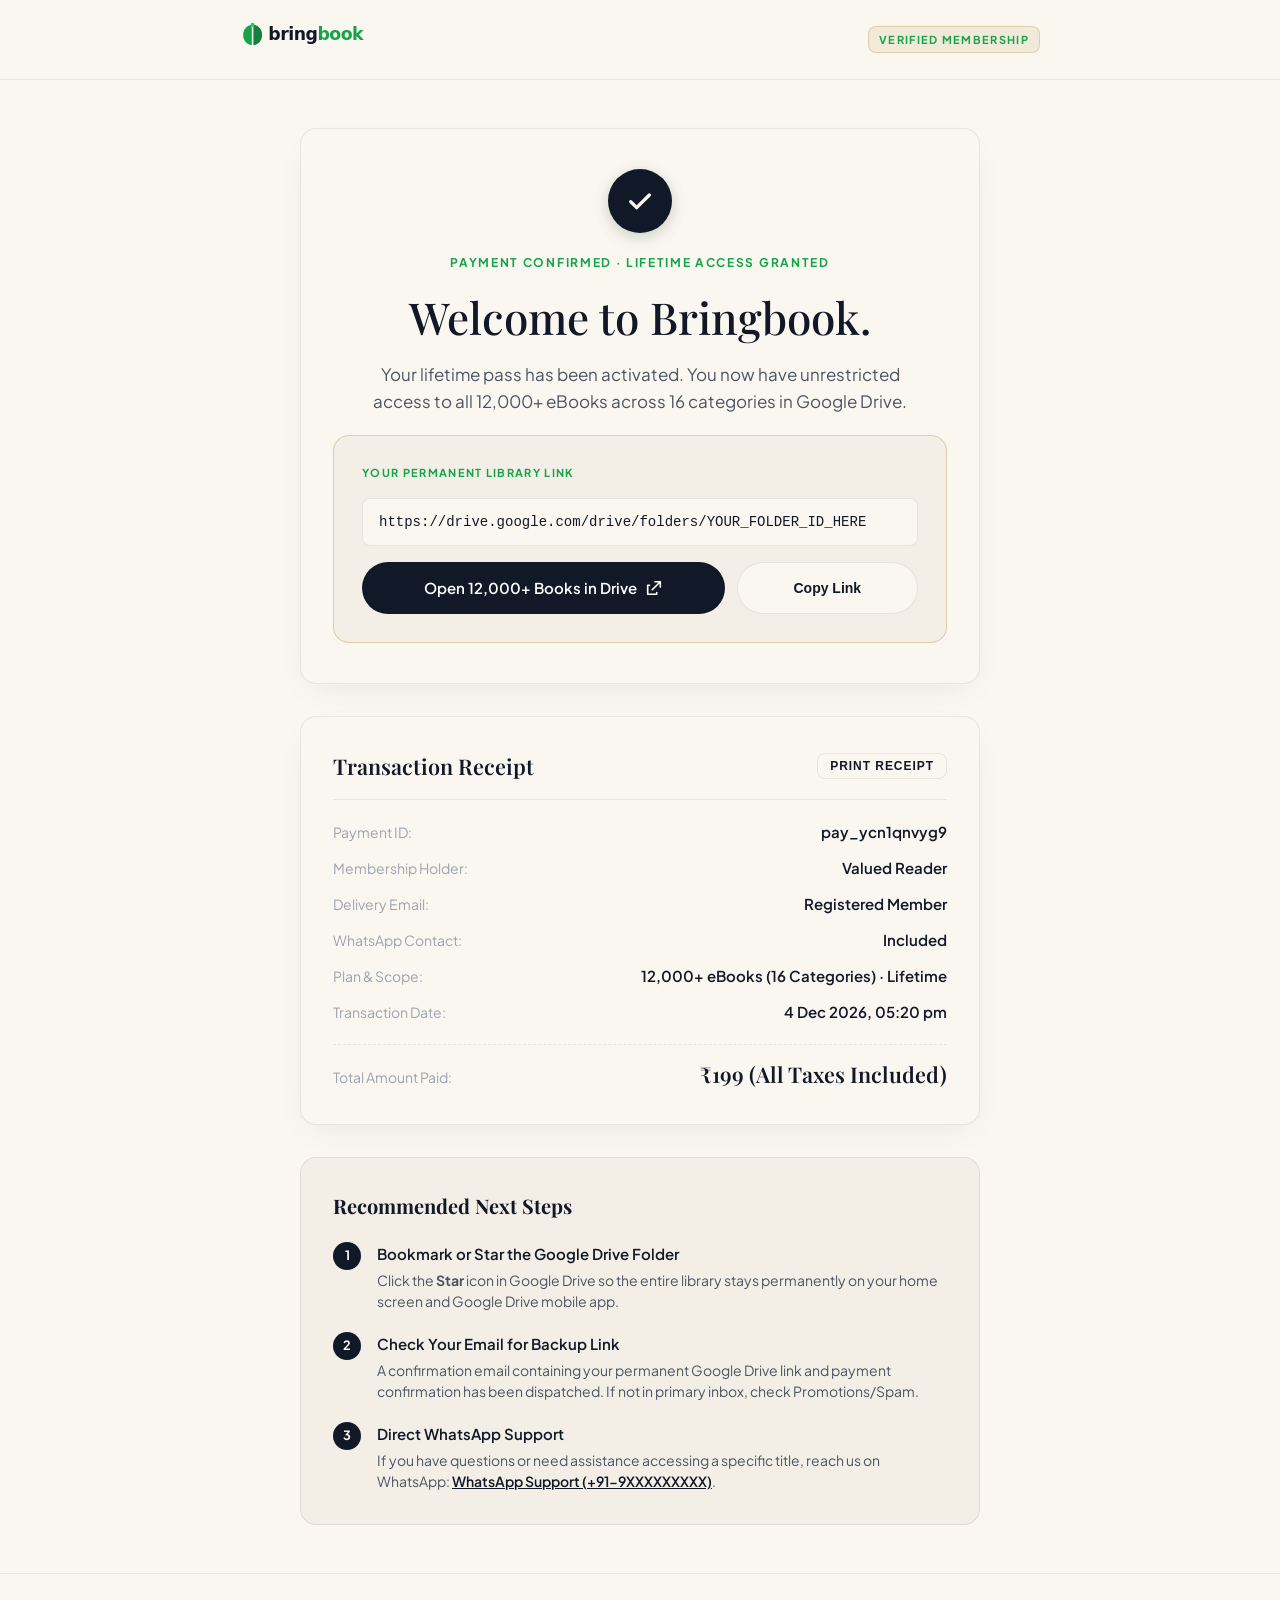
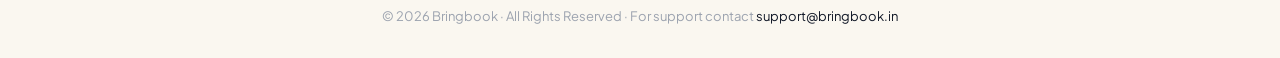
<file: success.html>
<!DOCTYPE html>
<html lang="en">
<head>
  <meta charset="UTF-8" />
  <meta name="viewport" content="width=device-width, initial-scale=1.0" />
  <title>Payment Confirmed — Welcome to Bringbook</title>
  <meta name="robots" content="noindex, nofollow" />

  <!-- Exact Fonts: Plus Jakarta Sans + Playfair Display -->
  <link rel="preconnect" href="https://fonts.googleapis.com" />
  <link rel="preconnect" href="https://fonts.gstatic.com" crossorigin />
  <link href="https://fonts.googleapis.com/css2?family=Plus+Jakarta+Sans:ital,wght@0,400;0,500;0,600;0,700;0,800;1,400;1,600&family=Playfair+Display:ital,wght@0,500;0,600;0,700;1,400;1,600&display=swap" rel="stylesheet" />

  <style>
    :root {
      --forest:       #111827;
      --forest-dark:  #0B2E22;
      --ivory:        #FAF7F0;
      --sand:         #F3EFE6;
      --green:        #16A34A;
      --gold:         #16A34A;
      --gold-light:   #22C55E;
      --ink:          #111827;
      --slate:        #4B5563;
      --mist:         #9CA3AF;
      --rule:         rgba(0, 0, 0, 0.08);
      --radius:       16px;
      --radius-sm:    8px;
      --radius-pill:  9999px;
      --shadow:       0 12px 36px -12px rgba(17, 24, 39, 0.08);
      --ff-serif:     'Playfair Display', Georgia, serif;
      --ff-sans:      'Plus Jakarta Sans', system-ui, sans-serif;
    }

    *, *::before, *::after { box-sizing: border-box; margin: 0; padding: 0; }

    body {
      background-color: var(--ivory);
      color: var(--slate);
      font-family: var(--ff-sans);
      font-size: 1rem;
      line-height: 1.6;
      min-height: 100vh;
      display: flex;
      flex-direction: column;
      -webkit-font-smoothing: antialiased;
    }

    header {
      border-bottom: 1px solid var(--rule);
      background: var(--ivory);
      padding: 1.25rem 1.5rem;
    }

    .header-inner {
      max-width: 800px;
      margin-inline: auto;
      display: flex;
      align-items: center;
      justify-content: space-between;
    }

    .brand-logo {
      font-family: var(--ff-serif);
      font-size: 1.5rem;
      font-weight: 600;
      color: var(--ink);
      text-decoration: none;
    }

    .portal-badge {
      font-size: 0.6875rem;
      font-weight: 700;
      letter-spacing: 0.12em;
      text-transform: uppercase;
      color: var(--gold);
      background: rgba(184, 138, 59, 0.12);
      border: 1px solid rgba(184, 138, 59, 0.3);
      padding: 4px 10px;
      border-radius: var(--radius-sm);
    }

    main {
      flex: 1;
      padding: 3rem 1.5rem;
      display: flex;
      justify-content: center;
      align-items: flex-start;
    }

    .receipt-container {
      max-width: 680px;
      width: 100%;
      display: flex;
      flex-direction: column;
      gap: 2rem;
    }

    /* Success Hero Card */
    .success-hero {
      background: var(--ivory);
      border: 1px solid var(--rule);
      border-radius: var(--radius);
      padding: 2.5rem 2rem;
      box-shadow: var(--shadow);
      text-align: center;
      display: flex;
      flex-direction: column;
      align-items: center;
      gap: 1.25rem;
      position: relative;
    }

    .status-badge-wrap {
      width: 64px;
      height: 64px;
      border-radius: 50%;
      background: var(--forest);
      display: flex;
      align-items: center;
      justify-content: center;
      box-shadow: 0 4px 16px rgba(15, 61, 46, 0.2);
    }

    .status-icon {
      color: var(--ivory);
      width: 32px;
      height: 32px;
    }

    .success-eyebrow {
      font-size: 0.75rem;
      font-weight: 700;
      letter-spacing: 0.14em;
      text-transform: uppercase;
      color: var(--gold);
    }

    .success-headline {
      font-family: var(--ff-serif);
      font-size: clamp(2rem, 5vw, 2.75rem);
      font-weight: 500;
      color: var(--ink);
      line-height: 1.1;
    }

    .success-sub {
      font-size: 1.0625rem;
      color: var(--slate);
      max-width: 48ch;
    }

    /* Drive Access Callout */
    .access-portal-box {
      width: 100%;
      background: var(--sand);
      border: 1px solid rgba(184, 138, 59, 0.35);
      border-radius: var(--radius);
      padding: 1.75rem;
      display: flex;
      flex-direction: column;
      gap: 1rem;
      text-align: left;
    }

    .portal-box-label {
      font-size: 0.6875rem;
      font-weight: 700;
      letter-spacing: 0.12em;
      text-transform: uppercase;
      color: var(--gold);
    }

    .drive-link-mono {
      font-family: 'Courier New', monospace;
      font-size: 0.875rem;
      background: var(--ivory);
      border: 1px solid var(--rule);
      padding: 0.75rem 1rem;
      border-radius: var(--radius-sm);
      color: var(--forest);
      word-break: break-all;
    }

    .portal-actions {
      display: grid;
      grid-template-columns: 1fr;
      gap: 0.75rem;
    }

    @media (min-width: 500px) {
      .portal-actions {
        grid-template-columns: 2fr 1fr;
      }
    }

    .btn-main-access {
      display: flex;
      align-items: center;
      justify-content: center;
      gap: 0.5rem;
      background: var(--ink);
      color: #FFFFFF;
      font-weight: 600;
      font-size: 0.9375rem;
      padding: 0.85rem 1.75rem;
      border-radius: var(--radius-pill);
      text-decoration: none;
      transition: background 0.2s, transform 0.2s;
    }

    .btn-main-access:hover {
      background: #000000;
      transform: translateY(-2px);
      box-shadow: 0 8px 20px -4px rgba(0, 0, 0, 0.25);
    }

    .btn-copy-link {
      display: flex;
      align-items: center;
      justify-content: center;
      gap: 0.5rem;
      background: var(--ivory);
      color: var(--ink);
      border: 1px solid var(--rule);
      font-weight: 600;
      font-size: 0.875rem;
      padding: 0.85rem 1.25rem;
      border-radius: var(--radius-pill);
      cursor: pointer;
      transition: background 0.2s;
    }

    .btn-copy-link:hover {
      background: #eee7d5;
    }

    /* Receipt Details Card */
    .receipt-card {
      background: var(--ivory);
      border: 1px solid var(--rule);
      border-radius: var(--radius);
      padding: 2rem;
      box-shadow: var(--shadow);
    }

    .receipt-card-header {
      display: flex;
      justify-content: space-between;
      align-items: center;
      border-bottom: 1px solid var(--rule);
      padding-bottom: 1rem;
      margin-bottom: 1.25rem;
    }

    .receipt-title {
      font-family: var(--ff-serif);
      font-size: 1.35rem;
      font-weight: 600;
      color: var(--ink);
    }

    .btn-print {
      font-size: 0.75rem;
      font-weight: 600;
      letter-spacing: 0.08em;
      text-transform: uppercase;
      color: var(--forest);
      background: none;
      border: 1px solid var(--rule);
      padding: 5px 12px;
      border-radius: var(--radius-sm);
      cursor: pointer;
    }

    .btn-print:hover {
      background: var(--sand);
    }

    .receipt-rows {
      display: flex;
      flex-direction: column;
      gap: 0.75rem;
    }

    .receipt-row {
      display: flex;
      justify-content: space-between;
      align-items: baseline;
      font-size: 0.9375rem;
      gap: 1rem;
    }

    .receipt-row .r-label {
      color: var(--mist);
      font-size: 0.875rem;
    }

    .receipt-row .r-val {
      color: var(--ink);
      font-weight: 600;
      text-align: right;
    }

    .receipt-row.r-total {
      border-top: 1px dashed var(--rule);
      padding-top: 0.75rem;
      margin-top: 0.5rem;
      font-size: 1.0625rem;
    }

    .receipt-row.r-total .r-val {
      font-family: var(--ff-serif);
      font-size: 1.35rem;
      color: var(--forest);
    }

    /* Next Steps */
    .steps-card {
      background: var(--sand);
      border: 1px solid var(--rule);
      border-radius: var(--radius);
      padding: 2rem;
    }

    .steps-title {
      font-family: var(--ff-serif);
      font-size: 1.25rem;
      color: var(--ink);
      margin-bottom: 1.25rem;
    }

    .steps-list {
      display: flex;
      flex-direction: column;
      gap: 1.25rem;
      list-style: none;
    }

    .step-item {
      display: grid;
      grid-template-columns: 28px 1fr;
      gap: 1rem;
      align-items: start;
    }

    .step-badge {
      width: 28px;
      height: 28px;
      border-radius: 50%;
      background: var(--forest);
      color: var(--ivory);
      font-size: 0.8rem;
      font-weight: 700;
      display: flex;
      align-items: center;
      justify-content: center;
    }

    .step-content h4 {
      font-size: 0.9375rem;
      font-weight: 600;
      color: var(--ink);
      margin-bottom: 0.25rem;
    }

    .step-content p {
      font-size: 0.875rem;
      color: var(--slate);
      line-height: 1.5;
    }

    .step-content a {
      color: var(--forest);
      font-weight: 600;
      text-decoration: underline;
    }

    /* Footer */
    footer {
      border-top: 1px solid var(--rule);
      padding: 2rem 1.5rem;
      text-align: center;
      font-size: 0.8125rem;
      color: var(--mist);
      background: var(--ivory);
    }

    footer a { color: var(--forest); text-decoration: none; }
    footer a:hover { text-decoration: underline; }

    @media print {
      header, .btn-main-access, .btn-copy-link, .btn-print, .steps-card, footer { display: none !important; }
      body, main { background: white !important; padding: 0 !important; }
      .receipt-container, .receipt-card { box-shadow: none !important; border: none !important; }
    }
  </style>
</head>
<body>

<header>
  <div class="header-inner">
    <a href="index.html" class="brand-logo" aria-label="Bringbook Home">
      <img src="images/bringbook-logo.svg" alt="bringbook" height="30" />
    </a>
    <span class="portal-badge">Verified Membership</span>
  </div>
</header>

<main>
  <div class="receipt-container">

    <!-- Success Hero -->
    <div class="success-hero">
      <div class="status-badge-wrap" aria-hidden="true">
        <svg class="status-icon" viewBox="0 0 24 24" fill="none">
          <path d="M5 12.5l4.5 4.5 9.5-9.5" stroke="currentColor" stroke-width="2.5" stroke-linecap="round" stroke-linejoin="round"/>
        </svg>
      </div>

      <span class="success-eyebrow">Payment Confirmed &middot; Lifetime Access Granted</span>
      <h1 class="success-headline" id="welcome-name">Welcome to Bringbook.</h1>
      <p class="success-sub">
        Your lifetime pass has been activated. You now have unrestricted access to all 12,000+ eBooks across 16 categories in Google Drive.
      </p>

      <!-- Immediate Access Box -->
      <div class="access-portal-box">
        <span class="portal-box-label">Your Permanent Library Link</span>
        <div class="drive-link-mono" id="drive-link-display">https://drive.google.com/drive/folders/YOUR_FOLDER_ID_HERE</div>

        <div class="portal-actions">
          <a href="https://drive.google.com/drive/folders/YOUR_FOLDER_ID_HERE" class="btn-main-access" id="open-drive-btn" target="_blank" rel="noopener noreferrer">
            <span>Open 12,000+ Books in Drive</span>
            <svg viewBox="0 0 20 20" fill="none" width="18" height="18" aria-hidden="true">
              <path d="M11 3h6v6M17 3L8 12M5 7H3v10h10v-2" stroke="currentColor" stroke-width="1.8" stroke-linecap="round" stroke-linejoin="round"/>
            </svg>
          </a>
          <button type="button" class="btn-copy-link" id="copy-btn">
            <span id="copy-text">Copy Link</span>
          </button>
        </div>
      </div>
    </div>

    <!-- Official Order Receipt -->
    <div class="receipt-card">
      <div class="receipt-card-header">
        <h2 class="receipt-title">Transaction Receipt</h2>
        <button type="button" class="btn-print" onclick="window.print()">Print Receipt</button>
      </div>

      <div class="receipt-rows">
        <div class="receipt-row">
          <span class="r-label">Payment ID:</span>
          <span class="r-val" id="receipt-pid">pay_simulated</span>
        </div>
        <div class="receipt-row">
          <span class="r-label">Membership Holder:</span>
          <span class="r-val" id="receipt-name">Member</span>
        </div>
        <div class="receipt-row">
          <span class="r-label">Delivery Email:</span>
          <span class="r-val" id="receipt-email">Registered Email</span>
        </div>
        <div class="receipt-row">
          <span class="r-label">WhatsApp Contact:</span>
          <span class="r-val" id="receipt-phone">+91 &mdash;</span>
        </div>
        <div class="receipt-row">
          <span class="r-label">Plan &amp; Scope:</span>
          <span class="r-val">12,000+ eBooks (16 Categories) &middot; Lifetime</span>
        </div>
        <div class="receipt-row">
          <span class="r-label">Transaction Date:</span>
          <span class="r-val" id="receipt-date">Today</span>
        </div>
        <div class="receipt-row r-total">
          <span class="r-label">Total Amount Paid:</span>
          <span class="r-val">₹199 (All Taxes Included)</span>
        </div>
      </div>
    </div>

    <!-- Next Steps Guide -->
    <div class="steps-card">
      <h3 class="steps-title">Recommended Next Steps</h3>
      <ol class="steps-list">
        <li class="step-item">
          <span class="step-badge">1</span>
          <div class="step-content">
            <h4>Bookmark or Star the Google Drive Folder</h4>
            <p>Click the <strong>Star</strong> icon in Google Drive so the entire library stays permanently on your home screen and Google Drive mobile app.</p>
          </div>
        </li>
        <li class="step-item">
          <span class="step-badge">2</span>
          <div class="step-content">
            <h4>Check Your Email for Backup Link</h4>
            <p>A confirmation email containing your permanent Google Drive link and payment confirmation has been dispatched. If not in primary inbox, check Promotions/Spam.</p>
          </div>
        </li>
        <li class="step-item">
          <span class="step-badge">3</span>
          <div class="step-content">
            <h4>Direct WhatsApp Support</h4>
            <p>If you have questions or need assistance accessing a specific title, reach us on WhatsApp: <a href="https://wa.me/919XXXXXXXXX" id="wa-help-link" target="_blank" rel="noopener">WhatsApp Support (+91-9XXXXXXXXX)</a>.</p>
          </div>
        </li>
      </ol>
    </div>

  </div>
</main>

<footer>
  <p>&copy; 2026 Bringbook &middot; All Rights Reserved &middot; For support contact <a href="mailto:support@bringbook.in">support@bringbook.in</a></p>
</footer>

<script>
  (function () {
    // 1. Read Order Data from URL or Local Storage
    const params = new URLSearchParams(window.location.search);
    let order = null;

    try {
      const stored = sessionStorage.getItem('bringbook_latest_order') || sessionStorage.getItem('divy_latest_order') || localStorage.getItem('bringbook_latest_order') || localStorage.getItem('divy_latest_order');
      if (stored) order = JSON.parse(stored);
    } catch (_) {}

    const pid   = params.get('pid')   || (order && order.paymentId) || 'pay_' + Math.random().toString(36).substring(2, 12);
    const name  = params.get('name')  || (order && order.name)      || 'Valued Reader';
    const email = params.get('email') || (order && order.email)     || 'Registered Member';
    const phone = params.get('phone') || (order && order.phone)     || '';
    const driveLink = (order && order.driveLink) || 'https://drive.google.com/drive/folders/YOUR_FOLDER_ID_HERE';

    // 2. Populate Receipt DOM Elements
    const nameEl = document.getElementById('welcome-name');
    if (name && name !== 'Valued Reader' && nameEl) {
      nameEl.textContent = 'Welcome, ' + name + '!';
    }

    const pidEl = document.getElementById('receipt-pid');
    if (pidEl) pidEl.textContent = pid;

    const rNameEl = document.getElementById('receipt-name');
    if (rNameEl) rNameEl.textContent = name;

    const rEmailEl = document.getElementById('receipt-email');
    if (rEmailEl) rEmailEl.textContent = email;

    const rPhoneEl = document.getElementById('receipt-phone');
    if (rPhoneEl) rPhoneEl.textContent = phone ? '+91 ' + phone : 'Included';

    const dateEl = document.getElementById('receipt-date');
    if (dateEl) {
      dateEl.textContent = new Date().toLocaleDateString('en-IN', {
        day: 'numeric', month: 'short', year: 'numeric', hour: '2-digit', minute: '2-digit'
      });
    }

    // 3. Configure Drive Links
    const driveDisplay = document.getElementById('drive-link-display');
    const openBtn = document.getElementById('open-drive-btn');
    if (driveDisplay) driveDisplay.textContent = driveLink;
    if (openBtn) openBtn.href = driveLink;

    // 4. Configure WhatsApp Link
    const waLink = document.getElementById('wa-help-link');
    if (waLink) {
      const msg = encodeURIComponent(`Hi Bringbook, I just purchased the 12,000+ eBook collection for ₹199 (Payment ID: ${pid}). Please assist me.`);
      waLink.href = `https://wa.me/919XXXXXXXXX?text=${msg}`;
    }

    // 5. Copy Link Functionality
    const copyBtn = document.getElementById('copy-btn');
    const copyText = document.getElementById('copy-text');
    if (copyBtn && copyText) {
      copyBtn.addEventListener('click', function () {
        navigator.clipboard.writeText(driveLink).then(function () {
          copyText.textContent = '✓ Copied!';
          setTimeout(function () { copyText.textContent = 'Copy Link'; }, 2500);
        }).catch(function () {
          // Fallback
          prompt('Copy your Google Drive link:', driveLink);
        });
      });
    }

    // 6. Analytics Purchase Tracking Safeguard
    if (typeof gtag === 'function' && pid) {
      gtag('event', 'purchase', {
        transaction_id: pid,
        value: 199,
        currency: 'INR'
      });
    }
    if (typeof fbq === 'function') {
      fbq('track', 'Purchase', { value: 199, currency: 'INR' });
    }
  })();
</script>

</body>
</html>
</file>
<file: style.css>
/* ══════════════════════════════════════════════
   DIVY LIBRARY — PRODUCTION STYLESHEET
   Design System Inspired by Bringbook & Editorial Showcase
   Exact Fonts: Plus Jakarta Sans + Playfair Display
   ══════════════════════════════════════════════ */

/* ── DESIGN TOKENS ───────────────────────────── */
:root {
  /* Palette */
  --bg-canvas:      #FAF7F0; /* Warm cream/paper ground from Image 1 */
  --bg-card:        #FFFFFF; /* Pure white card surface */
  --bg-subtle:      #F3EFE6; /* Muted sand container background */
  
  --ink-primary:    #111827; /* Dark black/charcoal for text & primary buttons */
  --ink-secondary:  #4B5563; /* Slate for body text */
  --ink-muted:      #9CA3AF; /* Captions, dividers, subtle text */

  --green-primary:  #16A34A; /* Bringbook signature bookstore leaf green */
  --green-dark:     #0D5E2C;
  --green-soft:     rgba(22, 163, 74, 0.10);
  
  --accent-gold:    #D97706; /* Secondary warm gold for badges/stars */
  --border-rule:    rgba(0, 0, 0, 0.07);
  --border-green:   rgba(22, 163, 74, 0.25);

  /* Exact Fonts */
  --ff-sans:        'Plus Jakarta Sans', system-ui, -apple-system, sans-serif;
  --ff-serif:       'Playfair Display', Georgia, serif;

  /* Sizing & Radius */
  --radius-pill:    9999px;
  --radius-card:    20px;
  --radius-sm:      8px;

  /* Shadows */
  --shadow-sm:      0 2px 8px rgba(0, 0, 0, 0.04);
  --shadow-card:    0 12px 36px -12px rgba(17, 24, 39, 0.08);
  --shadow-floating:0 24px 48px -18px rgba(17, 24, 39, 0.16);

  --max-w:          1160px;
  --transition:     0.25s cubic-bezier(0.25, 0.46, 0.45, 0.94);
}

/* ── RESET & BASE ────────────────────────────── */
*, *::before, *::after {
  box-sizing: border-box;
  margin: 0;
  padding: 0;
}

html {
  font-size: 100%;
  scroll-behavior: smooth;
  -webkit-text-size-adjust: 100%;
  overflow-x: clip;
}

body {
  background-color: var(--bg-canvas);
  color: var(--ink-secondary);
  font-family: var(--ff-sans);
  font-size: 1.0625rem;
  line-height: 1.65;
  -webkit-font-smoothing: antialiased;
  overflow-x: clip;
}

img { max-width: 100%; display: block; }
ul, ol { list-style: none; }
a { color: inherit; text-decoration: none; }
button { font-family: inherit; cursor: pointer; border: none; background: none; }
input { font-family: inherit; }

.container {
  width: 100%;
  max-width: var(--max-w);
  margin-inline: auto;
  padding-inline: 1.5rem;
}

.d-none { display: none; }
@media (min-width: 768px) {
  .d-md-block { display: block; }
}

/* ── BUTTONS & PILLS ─────────────────────────── */
.btn-pill-dark {
  display: inline-flex;
  align-items: center;
  justify-content: center;
  gap: 0.5rem;
  background-color: var(--ink-primary);
  color: #FFFFFF;
  font-size: 0.9375rem;
  font-weight: 600;
  padding: 0.85rem 1.75rem;
  border-radius: var(--radius-pill);
  transition: transform var(--transition), box-shadow var(--transition), background-color var(--transition);
  white-space: nowrap;
}

.btn-pill-dark:hover {
  background-color: #000000;
  transform: translateY(-2px);
  box-shadow: 0 8px 20px -4px rgba(0, 0, 0, 0.25);
}

.btn-pill-dark:active {
  transform: translateY(0);
}

.sub-badge {
  display: inline-block;
  font-size: 0.6875rem;
  font-weight: 700;
  letter-spacing: 0.12em;
  text-transform: uppercase;
  color: var(--green-primary);
  background: var(--green-soft);
  padding: 4px 12px;
  border-radius: var(--radius-pill);
  margin-bottom: 0.75rem;
}

/* ══════════════════════════════════════════════
   SIGNATURE GREEN 3D RIBBON SYSTEM
   Flowing satin silk ribbon traveling through the entire website
   Strictly in background: z-index: 0
══════════════════════════════════════════════ */
:root {
  --ribbon-vibrant:   #16A34A;
  --ribbon-highlight: #4ADE80;
  --ribbon-sheen:     #86EFAC;
  --ribbon-shadow:    #087A3B;
  --ribbon-dark:      #054E25;
}

.ribbon-scene {
  position: absolute;
  inset: 0;
  width: 100%;
  height: 100%;
  pointer-events: none;
  overflow: visible;
  z-index: 0 !important;
}

.ribbon-svg {
  position: absolute;
  top: 0;
  left: 0;
  width: 100%;
  height: 100%;
  overflow: visible;
  pointer-events: none;
  z-index: 0 !important;
}

/* Soft Green Ambient Glow Aura illuminating sections */
.ribbon-glow-aura {
  position: absolute;
  border-radius: 50%;
  pointer-events: none;
  filter: blur(75px);
  background: radial-gradient(circle, rgba(74, 222, 128, 0.24) 0%, rgba(22, 163, 74, 0.08) 50%, transparent 75%);
  opacity: 0.85;
  will-change: transform, opacity;
  z-index: 0 !important;
}

.aura-hero {
  top: 30%;
  right: 15%;
  width: 580px;
  height: 400px;
}

.aura-story {
  top: 20%;
  left: 10%;
  width: 520px;
  height: 380px;
}

.aura-collections {
  top: 20%;
  right: 12%;
  width: 600px;
  height: 420px;
}

.aura-value {
  top: 25%;
  left: 15%;
  width: 540px;
  height: 380px;
}

.aura-cta {
  top: 25%;
  right: 20%;
  width: 640px;
  height: 450px;
}

/* Ribbon stroke rendering: rich 3D satin silk */
.ribbon-main-path,
.ribbon-path-story,
.ribbon-path-collections,
.ribbon-path-value,
.ribbon-path-cta,
.ribbon-path-faq,
.ribbon-path-footer {
  fill: none !important;
  stroke-width: 44px;
  stroke-linecap: round;
  stroke-linejoin: round;
  will-change: stroke-dashoffset;
}

.ribbon-sheen-path,
.ribbon-sheen-story,
.ribbon-sheen-collections,
.ribbon-sheen-value,
.ribbon-sheen-cta,
.ribbon-sheen-faq,
.ribbon-sheen-footer {
  fill: none !important;
  stroke: var(--ribbon-sheen) !important;
  stroke-width: 4.5px;
  stroke-linecap: round;
  stroke-linejoin: round;
  opacity: 0.85;
  will-change: stroke-dashoffset;
}

@media (max-width: 768px) {
  .ribbon-main-path,
  .ribbon-path-story,
  .ribbon-path-collections,
  .ribbon-path-value,
  .ribbon-path-cta,
  .ribbon-path-faq,
  .ribbon-path-footer {
    stroke-width: 26px !important;
  }
  .ribbon-sheen-path,
  .ribbon-sheen-story,
  .ribbon-sheen-collections,
  .ribbon-sheen-value,
  .ribbon-sheen-cta,
  .ribbon-sheen-faq,
  .ribbon-sheen-footer {
    stroke-width: 3px !important;
  }
}

/* ══════════════════════════════════════════════
   STRICT CONTENT LAYER STACKING:
   ALL CONTENT (CARDS, TEXT, BUTTONS, HEADERS, IMAGES) ALWAYS ABOVE RIBBON
══════════════════════════════════════════════ */
.site-header {
  position: sticky;
  top: 0;
  z-index: 100 !important;
}

.container,
.hero-container,
.hero-grid-bg,
.story-card-wrap,
.library-container,
.library-header,
.library-split-layout,
.library-sidebar,
.library-main-panel,
.lib-book-row,
.gallery-header-row,
.archive-cards-grid,
.archive-photo-card,
.archive-gallery-strip,
.vs-card,
.checkout-container,
.checkout-grid,
.faq-container,
.faq-accordion,
.faq-item,
.footer-card,
.site-footer,
.floating-bottom-bar,
.fanned-books,
.fanned-books-stage,
.book-spine-card {
  position: relative;
  z-index: 2 !important;
}

/* ── 0. SITE HEADER (Bringbook Style) ────────── */
.site-header {
  position: sticky;
  top: 0;
  z-index: 100;
  background: rgba(250, 247, 240, 0.94);
  backdrop-filter: blur(10px);
  border-bottom: 1px solid var(--border-rule);
  padding-block: 1rem;
}

.header-inner {
  display: flex;
  align-items: center;
  justify-content: space-between;
  gap: 1.5rem;
}

.brand-logo {
  display: flex;
  align-items: center;
  gap: 0.4rem;
  font-size: 1.35rem;
  font-weight: 500;
  color: var(--ink-primary);
  letter-spacing: -0.02em;
}

.brand-logo strong {
  font-weight: 700;
  color: var(--green-primary);
}

.logo-leaf {
  width: 10px;
  height: 10px;
  border-radius: 50% 0 50% 0;
  background: var(--green-primary);
  display: inline-block;
}

.header-nav {
  display: none;
  align-items: center;
  gap: 1.75rem;
}

@media (min-width: 860px) {
  .header-nav { display: flex; }
}

.nav-link {
  font-size: 0.9375rem;
  font-weight: 500;
  color: var(--ink-secondary);
  transition: color var(--transition);
}

.nav-link:hover {
  color: var(--ink-primary);
}

.header-actions {
  display: flex;
  align-items: center;
  gap: 1rem;
}

.header-pill-tag {
  display: none;
  font-size: 0.8125rem;
  font-weight: 600;
  color: var(--green-primary);
  background: var(--green-soft);
  padding: 5px 12px;
  border-radius: var(--radius-pill);
}

@media (min-width: 600px) {
  .header-pill-tag { display: inline-block; }
}

.btn-header {
  padding: 0.6rem 1.25rem;
  font-size: 0.875rem;
}

/* ── 1. HERO SECTION (Exact Bringbook Style + Ambient Atmosphere) ─── */
.hero-section {
  position: relative;
  padding-top: 3.5rem;
  padding-bottom: 2.5rem;
  overflow: visible;
  text-align: center;
  background-color: #FAF8F3;
  background-image: 
    radial-gradient(1100px 520px at 50% 88%, rgba(248, 229, 216, 0.5) 0%, transparent 72%),
    radial-gradient(850px 480px at 15% 25%, rgba(220, 232, 247, 0.42) 0%, transparent 68%),
    radial-gradient(900px 480px at 85% 28%, rgba(233, 224, 245, 0.45) 0%, transparent 68%);
}

/* Ambient Gradient Atmosphere & Floating Orbs */
.hero-ambient-atmosphere {
  position: absolute;
  inset: 0;
  pointer-events: none;
  overflow: hidden;
  z-index: 0;
}

.ambient-orb {
  position: absolute;
  border-radius: 50%;
  filter: blur(85px);
  opacity: 0.5;
  will-change: transform;
}

.orb-blue {
  width: 440px;
  height: 440px;
  background: radial-gradient(circle, #DCE8F7 0%, rgba(220, 232, 247, 0.25) 55%, transparent 75%);
  top: -60px;
  left: 3%;
  animation: floatOrbBlue 24s ease-in-out infinite alternate;
}

.orb-lavender {
  width: 500px;
  height: 500px;
  background: radial-gradient(circle, #E9E0F5 0%, rgba(233, 224, 245, 0.25) 55%, transparent 75%);
  top: 8%;
  right: -60px;
  animation: floatOrbLavender 28s ease-in-out infinite alternate;
}

.orb-peach {
  width: 560px;
  height: 420px;
  background: radial-gradient(circle, #F8E5D8 0%, rgba(248, 229, 216, 0.3) 55%, transparent 75%);
  bottom: 0%;
  left: 28%;
  animation: floatOrbPeach 22s ease-in-out infinite alternate;
}

@keyframes floatOrbBlue {
  0%   { transform: translate(0, 0) scale(1); }
  50%  { transform: translate(45px, 55px) scale(1.08); }
  100% { transform: translate(-35px, 85px) scale(0.95); }
}

@keyframes floatOrbLavender {
  0%   { transform: translate(0, 0) scale(1); }
  50%  { transform: translate(-55px, 45px) scale(1.06); }
  100% { transform: translate(35px, -45px) scale(0.96); }
}

@keyframes floatOrbPeach {
  0%   { transform: translate(0, 0) scale(1); }
  50%  { transform: translate(-45px, -35px) scale(1.05); }
  100% { transform: translate(50px, 30px) scale(0.94); }
}

/* Grid overlay with smooth radial fade mask */
.hero-grid-bg {
  position: absolute;
  inset: 0;
  background-image: 
    linear-gradient(to right, rgba(17, 24, 39, 0.035) 1px, transparent 1px),
    linear-gradient(to bottom, rgba(17, 24, 39, 0.035) 1px, transparent 1px);
  background-size: 56px 56px;
  pointer-events: none;
  z-index: 1;
  mask-image: radial-gradient(ellipse at 50% 55%, black 45%, transparent 85%);
  -webkit-mask-image: radial-gradient(ellipse at 50% 55%, black 45%, transparent 85%);
}

.hero-container {
  position: relative;
  z-index: 2;
  display: flex;
  flex-direction: column;
  align-items: center;
}

/* Social proof trust pill */
.trust-pill-wrap {
  display: inline-flex;
  align-items: center;
  gap: 0.75rem;
  background: var(--bg-card);
  border: 1px solid var(--border-rule);
  padding: 6px 16px 6px 8px;
  border-radius: var(--radius-pill);
  box-shadow: var(--shadow-sm);
  margin-bottom: 1.75rem;
}

.trust-avatar-stack {
  display: flex;
  align-items: center;
}

.av {
  width: 26px;
  height: 26px;
  border-radius: 50%;
  border: 2px solid #FFFFFF;
  margin-left: -7px;
  display: flex;
  align-items: center;
  justify-content: center;
  font-size: 0.6875rem;
  font-weight: 700;
  color: #FFFFFF;
}

.av:first-child { margin-left: 0; }
.av-1 { background: #3B82F6; }
.av-2 { background: #EC4899; }
.av-3 { background: #10B981; }
.av-4 { background: #F59E0B; }

.trust-pill-text {
  font-size: 0.8125rem;
  color: var(--ink-secondary);
}

.trust-pill-text strong {
  color: var(--ink-primary);
}

/* Main headline */
.hero-main-title {
  font-size: clamp(2.2rem, 5.2vw, 2.85rem);
  font-weight: 700;
  color: var(--ink-primary);
  line-height: 1.15;
  letter-spacing: -0.025em;
  margin-bottom: 1.25rem;
  max-width: 900px;
}

.highlight-word {
  color: var(--green-primary);
  font-weight: 700;
}

.highlight-underline {
  position: relative;
  display: inline-block;
  color: var(--green-primary);
}

.hand-drawn-curve {
  position: absolute;
  left: -4%;
  bottom: -10px;
  width: 108%;
  height: 18px;
  pointer-events: none;
}

.hero-description {
  font-size: clamp(1.05rem, 2vw, 1.2rem);
  color: var(--ink-secondary);
  line-height: 1.6;
  max-width: 640px;
  margin-bottom: 2rem;
}

.hero-cta-group {
  display: flex;
  align-items: center;
  gap: 1rem;
  flex-wrap: wrap;
  justify-content: center;
  margin-bottom: 1rem;
}

.btn-hero-action {
  font-size: 1rem;
  padding: 0.95rem 2.25rem;
  box-shadow: 0 10px 24px -6px rgba(17, 24, 39, 0.35);
}

.hero-price-chip {
  display: inline-flex;
  align-items: center;
  gap: 0.5rem;
  background: var(--bg-card);
  border: 1px solid var(--border-rule);
  padding: 0.6rem 1rem;
  border-radius: var(--radius-pill);
  box-shadow: var(--shadow-sm);
}

.hpc-anchor {
  font-size: 0.875rem;
  color: var(--ink-muted);
  text-decoration: line-through;
}

.hpc-price {
  font-size: 1.125rem;
  font-weight: 700;
  color: var(--ink-primary);
}

.hpc-badge {
  font-size: 0.6875rem;
  font-weight: 700;
  text-transform: uppercase;
  color: var(--green-primary);
  background: var(--green-soft);
  padding: 2px 8px;
  border-radius: var(--radius-pill);
}

.hero-sub-trust {
  font-size: 0.8125rem;
  color: var(--ink-muted);
  margin-bottom: 2.25rem;
  display: flex;
  align-items: center;
  gap: 0.5rem;
  flex-wrap: wrap;
  justify-content: center;
}

/* ── FANNED BOOK COVERS 3D SHOWCASE (Main Attraction) ── */
.hero-covers-stage {
  width: 100%;
  max-width: 860px;
  margin-top: 1rem;
  margin-bottom: 0.5rem;
  display: flex;
  justify-content: center;
  position: relative;
  perspective: 1400px;
}

/* Backlight Glow Aura behind Center Books */
.hero-center-aura {
  position: absolute;
  top: 50%;
  left: 50%;
  transform: translate(-50%, -46%);
  width: 620px;
  height: 380px;
  background: radial-gradient(ellipse, rgba(255, 255, 255, 0.95) 0%, rgba(248, 229, 216, 0.5) 45%, rgba(220, 232, 247, 0.25) 65%, transparent 80%);
  filter: blur(55px);
  border-radius: 50%;
  pointer-events: none;
  z-index: 0;
  opacity: 0.85;
}

.fanned-books {
  display: flex;
  align-items: flex-end;
  justify-content: center;
  position: relative;
  width: 100%;
  height: 280px;
  transform-style: preserve-3d;
  z-index: 1;
}

@media (min-width: 640px) {
  .fanned-books { height: 360px; }
}

@media (min-width: 900px) {
  .fanned-books { height: 390px; }
}

.fanned-book {
  position: absolute;
  bottom: 0;
  width: 120px;
  height: 180px;
  transform-style: preserve-3d;
  cursor: pointer;
  will-change: transform;
  transition: transform 0.45s cubic-bezier(0.2, 0.8, 0.2, 1);
}

@media (min-width: 480px) {
  .fanned-book { width: 145px; height: 220px; }
}

@media (min-width: 768px) {
  .fanned-book { width: 190px; height: 285px; }
}

/* Stable Physical Fan Arrangement (Visual Stability - Master Prompt Section 9) */
.fb-left-outer {
  left: 2%;
  z-index: 2;
  transform: rotate(-14deg);
}

.fb-left-mid {
  left: 16%;
  z-index: 3;
  transform: rotate(-7deg);
}

@media (min-width: 768px) {
  .fb-left-outer { left: 4%; }
  .fb-left-mid   { left: 20%; }
}

.fb-center {
  left: 50%;
  transform: translateX(-50%) rotate(0deg);
  width: 140px;
  height: 215px;
  z-index: 6;
}

@media (min-width: 480px) {
  .fb-center { width: 175px; height: 260px; }
}

@media (min-width: 768px) {
  .fb-center { width: 220px; height: 330px; }
}

.fb-right-mid {
  right: 16%;
  z-index: 4;
  transform: rotate(7deg);
}

.fb-right-outer {
  right: 2%;
  z-index: 2;
  transform: rotate(14deg);
}

@media (min-width: 768px) {
  .fb-right-mid   { right: 20%; }
  .fb-right-outer { right: 4%; }
}

@media (min-width: 768px) {
  .fb-right-mid   { right: 20%; }
  .fb-right-outer { right: 4%; }
}

/* ── REAL PHYSICAL 3D BOOK COVER & PAGE EDGES ── */
.book-card-3d {
  width: 100%;
  height: 100%;
  position: relative;
  border-radius: 4px 10px 10px 4px;
  background: #E5E7EB;
  border: 1px solid rgba(0, 0, 0, 0.1);
  box-shadow: 
    -4px 14px 30px -4px rgba(17, 24, 39, 0.32),
    0 4px 10px rgba(0, 0, 0, 0.12);
  transform-style: preserve-3d;
  transition: transform 0.45s cubic-bezier(0.2, 0.8, 0.2, 1), box-shadow 0.45s ease;
  overflow: visible;
}

.fb-center .book-card-3d {
  box-shadow: 
    0 24px 52px -8px rgba(17, 24, 39, 0.42),
    0 8px 18px rgba(0, 0, 0, 0.18);
}

.book-real-cover {
  width: 100%;
  height: 100%;
  object-fit: cover;
  display: block;
  user-select: none;
  border-radius: 4px 10px 10px 4px;
}

/* Realistic Page Edges - 300+ Pages Depth */
.book-pages-edge {
  position: absolute;
  pointer-events: none;
  z-index: 1;
}

/* Right side page edge showing hundreds of pages */
.book-pages-right {
  top: 3px;
  right: -5px;
  width: 6px;
  height: calc(100% - 6px);
  background: repeating-linear-gradient(
    to bottom,
    #F6F3EB 0px,
    #F6F3EB 2px,
    #DDD6C8 3px,
    #EBE5D8 4px
  );
  border-right: 1px solid rgba(0, 0, 0, 0.22);
  border-radius: 0 2px 2px 0;
  box-shadow: inset 1px 0 2px rgba(0, 0, 0, 0.15);
  transform: skewY(2deg);
}

/* Bottom page edge */
.book-pages-bottom {
  bottom: -4px;
  left: 6px;
  height: 5px;
  width: calc(100% - 10px);
  background: repeating-linear-gradient(
    to right,
    #F6F3EB 0px,
    #F6F3EB 2px,
    #DDD6C8 3px,
    #EBE5D8 4px
  );
  border-bottom: 1px solid rgba(0, 0, 0, 0.22);
  border-radius: 0 0 2px 2px;
  box-shadow: inset 0 1px 2px rgba(0, 0, 0, 0.15);
  transform: skewX(2deg);
}

/* Spine crease / book hinge */
.book-spine-crease {
  position: absolute;
  top: 0;
  left: 0;
  width: 20px;
  height: 100%;
  background: linear-gradient(
    to right,
    rgba(0, 0, 0, 0.45) 0%,
    rgba(0, 0, 0, 0.22) 15%,
    rgba(255, 255, 255, 0.28) 32%,
    rgba(0, 0, 0, 0.24) 62%,
    rgba(0, 0, 0, 0.04) 85%,
    transparent 100%
  );
  pointer-events: none;
  z-index: 3;
}

/* Paper ambient sheen */
.book-glare {
  position: absolute;
  inset: 0;
  border-radius: 4px 10px 10px 4px;
  background: linear-gradient(
    130deg,
    rgba(255, 255, 255, 0.24) 0%,
    rgba(255, 255, 255, 0.06) 35%,
    transparent 55%,
    rgba(0, 0, 0, 0.12) 100%
  );
  pointer-events: none;
  z-index: 3;
}

/* Dynamic Cursor-Following Shine Highlight */
.book-glare-dynamic {
  position: absolute;
  inset: 0;
  border-radius: 4px 10px 10px 4px;
  background: radial-gradient(
    circle at var(--pointer-x, 50%) var(--pointer-y, 50%),
    rgba(255, 255, 255, 0.45) 0%,
    rgba(255, 255, 255, 0.12) 35%,
    transparent 65%
  );
  opacity: 0;
  transition: opacity 0.3s ease;
  pointer-events: none;
  z-index: 4;
}

/* Realistic Contact Ground Shadow */
.book-ground-shadow {
  position: absolute;
  bottom: -16px;
  left: 10%;
  width: 80%;
  height: 14px;
  background: radial-gradient(ellipse at center, rgba(17, 24, 39, 0.35) 0%, rgba(17, 24, 39, 0.08) 55%, transparent 75%);
  filter: blur(6px);
  border-radius: 50%;
  pointer-events: none;
  z-index: -1;
  transition: transform 0.4s ease, opacity 0.4s ease;
}

/* ── SUBTLE 3D HOVER TILT & ELEVATION (Section 9) ─── */
.fanned-book:hover {
  z-index: 25 !important;
}

.fanned-book:hover .book-card-3d {
  transform: translateY(-10px) translateZ(28px) scale(1.04) rotateX(var(--tilt-x, 0deg)) rotateY(var(--tilt-y, 0deg));
  box-shadow: 
    0 24px 48px -10px rgba(17, 24, 39, 0.45),
    0 10px 20px -4px rgba(17, 24, 39, 0.2),
    0 0 0 1px rgba(255, 255, 255, 0.35);
}

.fanned-book:hover .book-glare-dynamic {
  opacity: 0.85;
}

.fanned-book:hover .book-ground-shadow {
  transform: scale(1.1) translateY(6px);
  opacity: 0.55;
  filter: blur(8px);
}

/* Subtle depth reaction for non-hovered surrounding books */
.fanned-books:hover .fanned-book:not(:hover) {
  opacity: 0.88;
  filter: brightness(0.97);
  transition: opacity 0.4s ease, filter 0.4s ease;
}

/* ── CINEMATIC ENTRANCE ANIMATIONS ───────────── */
@keyframes heroEntranceFadeUp {
  0% {
    opacity: 0;
    transform: translateY(18px);
  }
  100% {
    opacity: 1;
    transform: translateY(0);
  }
}

@keyframes heroEntranceFadeDown {
  0% {
    opacity: 0;
    transform: translateY(-12px);
  }
  100% {
    opacity: 1;
    transform: translateY(0);
  }
}

.site-header {
  animation: heroEntranceFadeDown 0.7s cubic-bezier(0.16, 1, 0.3, 1) both;
}

.trust-pill-wrap {
  animation: heroEntranceFadeDown 0.7s cubic-bezier(0.16, 1, 0.3, 1) 0.1s both;
}

.hero-main-title {
  animation: heroEntranceFadeUp 0.8s cubic-bezier(0.16, 1, 0.3, 1) 0.2s both;
}

.hero-description {
  animation: heroEntranceFadeUp 0.8s cubic-bezier(0.16, 1, 0.3, 1) 0.3s both;
}

.hero-cta-group,
.hero-sub-trust,
.hero-stage-toggle {
  animation: heroEntranceFadeUp 0.8s cubic-bezier(0.16, 1, 0.3, 1) 0.4s both;
}

.hero-center-aura {
  animation: heroCenterAuraEntrance 1.2s cubic-bezier(0.16, 1, 0.3, 1) 0.4s both;
}

@keyframes heroCenterAuraEntrance {
  0% {
    opacity: 0;
    transform: translate(-50%, -46%) scale(0.6);
  }
  100% {
    opacity: 0.85;
    transform: translate(-50%, -46%) scale(1);
  }
}

@keyframes bookEntranceLeftOuter {
  from { opacity: 0; transform: translateX(-50px) translateY(60px) rotate(-24deg); }
}

@keyframes bookEntranceLeftMid {
  from { opacity: 0; transform: translateX(-30px) translateY(70px) rotate(-16deg); }
}

@keyframes bookEntranceCenter {
  from { opacity: 0; transform: translateX(-50%) translateY(80px) scale(0.8); }
}

@keyframes bookEntranceRightMid {
  from { opacity: 0; transform: translateX(30px) translateY(70px) rotate(16deg); }
}

@keyframes bookEntranceRightOuter {
  from { opacity: 0; transform: translateX(50px) translateY(60px) rotate(24deg); }
}

/* Reduced Motion Support */
@media (prefers-reduced-motion: reduce) {
  .ambient-orb,
  .fanned-book,
  .fb-center,
  .fb-left-outer,
  .fb-left-mid,
  .fb-right-mid,
  .fb-right-outer {
    animation: none !important;
    transition: none !important;
  }
}

/* Book Cover Visual Styles */
.book-inner {
  width: 100%;
  height: 100%;
  padding: 1.25rem 1rem;
  display: flex;
  flex-direction: column;
  justify-content: space-between;
  border: 1px solid rgba(255, 255, 255, 0.2);
  box-shadow: inset 4px 0 8px rgba(0, 0, 0, 0.15); /* book spine depth */
}

/* Center Yellow Bold "Martyr!" Style */
.b-yellow-bold {
  background: #FBBF24;
  color: #111827;
  border: 1px solid rgba(0, 0, 0, 0.12);
}

.b-super-title {
  font-size: clamp(1.4rem, 2.5vw, 1.85rem);
  font-weight: 800;
  line-height: 1.05;
  letter-spacing: -0.04em;
  font-family: var(--ff-sans);
}

.b-yellow-badge {
  font-size: 0.55rem;
  font-weight: 800;
  letter-spacing: 0.12em;
  background: #111827;
  color: #FBBF24;
  padding: 3px 6px;
  border-radius: 4px;
  display: inline-block;
  align-self: flex-start;
}

.b-yellow-sub {
  font-size: 0.625rem;
  line-height: 1.2;
  opacity: 0.85;
}

/* Deep Teal Illustrated ("Saltblood" style) */
.b-teal-illustrated {
  background: #0E3A42;
  color: #F3F4F6;
  background-image: radial-gradient(circle at top right, #1F6E7D 0%, #0E3A42 70%);
}

.b-badge-round {
  width: 28px;
  height: 28px;
  border-radius: 50%;
  border: 1px dashed #FBBF24;
  color: #FBBF24;
  font-size: 0.5rem;
  font-weight: 700;
  display: flex;
  align-items: center;
  justify-content: center;
  align-self: flex-end;
}

.b-illustration {
  height: 24px;
  display: flex;
  flex-direction: column;
  gap: 4px;
  opacity: 0.5;
}

.b-wave {
  height: 2px;
  background: #FBBF24;
  border-radius: 2px;
  width: 80%;
}

/* Terracotta, Forest & Navy Covers */
.b-terracotta { background: #9A3412; color: #FFFFFF; }
.b-forest     { background: #14532D; color: #FFFFFF; }
.b-navy       { background: #1E293B; color: #FFFFFF; }

.b-cat {
  font-size: 0.55rem;
  font-weight: 700;
  letter-spacing: 0.12em;
  opacity: 0.75;
}

.b-title {
  font-size: 0.9375rem;
  font-weight: 700;
  line-height: 1.2;
}

.b-author {
  font-size: 0.6875rem;
  opacity: 0.8;
  border-top: 1px solid rgba(255, 255, 255, 0.2);
  padding-top: 4px;
}

/* Publisher Trust Bar (Image 1 Bottom) */
.publisher-trust-bar {
  width: 100%;
  border-top: 1px solid var(--border-rule);
  padding-top: 2rem;
  margin-top: 1.5rem;
  display: flex;
  flex-direction: column;
  align-items: center;
  gap: 0.75rem;
}

.pub-label {
  font-size: 0.6875rem;
  font-weight: 700;
  letter-spacing: 0.14em;
  color: var(--ink-muted);
}

.pub-logos {
  display: flex;
  align-items: center;
  justify-content: center;
  gap: 1.25rem;
  flex-wrap: wrap;
}

.pub-name {
  font-size: 0.875rem;
  font-weight: 600;
  color: var(--ink-secondary);
  opacity: 0.85;
}

.pub-dot {
  color: var(--ink-muted);
  font-size: 0.8rem;
}

/* ── 2. FOUR FEATURE PILLARS (Image 2 Top) ────── */
.features-bar-section {
  background: var(--bg-card);
  border-top: 1px solid var(--border-rule);
  border-bottom: 1px solid var(--border-rule);
  padding-block: 3rem;
}

.features-row {
  display: grid;
  grid-template-columns: 1fr;
  gap: 2rem;
}

@media (min-width: 640px) {
  .features-row { grid-template-columns: 1fr 1fr; }
}

@media (min-width: 1024px) {
  .features-row { grid-template-columns: repeat(4, 1fr); }
}

.feature-item {
  display: flex;
  flex-direction: column;
  gap: 0.75rem;
  padding: 0.5rem;
}

.feature-icon {
  width: 40px;
  height: 40px;
  border-radius: var(--radius-sm);
  background: var(--bg-subtle);
  color: var(--green-primary);
  display: flex;
  align-items: center;
  justify-content: center;
}

.feature-icon svg {
  width: 20px;
  height: 20px;
}

.feature-title {
  font-size: 1.0625rem;
  font-weight: 700;
  color: var(--ink-primary);
}

.feature-desc {
  font-size: 0.875rem;
  color: var(--ink-secondary);
  line-height: 1.55;
}

/* ── 3. EDITORIAL STORY SECTION (Image 2 Bottom) ── */
.story-section {
  position: relative;
  overflow: visible;
  padding-block: 4.5rem;
}

.story-card-wrap {
  background: var(--bg-card);
  border: 1px solid var(--border-rule);
  border-radius: var(--radius-card);
  padding: clamp(1.5rem, 4vw, 3rem);
  box-shadow: var(--shadow-card);
}

.story-grid {
  display: grid;
  grid-template-columns: 1fr;
  gap: 2.5rem;
  align-items: center;
}

@media (min-width: 900px) {
  .story-grid {
    grid-template-columns: 5fr 6fr;
    gap: 3.5rem;
  }
}

.story-photo-frame {
  position: relative;
  border-radius: 16px;
  overflow: hidden;
  box-shadow: var(--shadow-card);
  aspect-ratio: 4/3;
}

.story-img {
  width: 100%;
  height: 100%;
  object-fit: cover;
  transition: transform 0.5s ease;
}

.story-photo-frame:hover .story-img {
  transform: scale(1.03);
}

.story-carousel-controls {
  position: absolute;
  bottom: 1rem;
  right: 1rem;
  display: flex;
  gap: 0.5rem;
}

.sc-btn {
  width: 36px;
  height: 36px;
  border-radius: 50%;
  background: var(--ink-primary);
  color: #FFFFFF;
  font-size: 1.1rem;
  display: flex;
  align-items: center;
  justify-content: center;
  transition: background 0.2s;
}

.sc-btn:hover {
  background: #000000;
}

.story-content-col {
  display: flex;
  flex-direction: column;
  gap: 1.25rem;
}

.story-tag-pill {
  font-size: 0.6875rem;
  font-weight: 700;
  letter-spacing: 0.12em;
  text-transform: uppercase;
  color: var(--green-primary);
}

.story-headline {
  font-family: var(--ff-serif);
  font-size: clamp(1.75rem, 3.5vw, 2.35rem);
  font-weight: 600;
  color: var(--ink-primary);
  line-height: 1.2;
}

.story-body {
  display: flex;
  flex-direction: column;
  gap: 1rem;
}

.story-body p {
  font-size: 0.9375rem;
  color: var(--ink-secondary);
  line-height: 1.65;
}

.story-body strong {
  color: var(--ink-primary);
}

.btn-story {
  align-self: flex-start;
  margin-top: 0.5rem;
}

/* ── 4. EDITORIAL DIGITAL LIBRARY EXPLORER (Calibre-Web / Bringbook Style) ── */
.categories-section {
  position: relative;
  overflow: visible;
  padding-block: 5rem;
  background-color: var(--bg-canvas);
  background-image: 
    radial-gradient(900px 450px at 80% 20%, rgba(22, 163, 74, 0.05) 0%, transparent 70%),
    radial-gradient(800px 400px at 10% 60%, rgba(248, 229, 216, 0.35) 0%, transparent 65%);
  border-top: 1px solid var(--border-rule);
  border-bottom: 1px solid var(--border-rule);
}

.library-container {
  max-width: 1220px;
}

/* Subtle Ambient Glow Aura in Section */
.lib-ambient-glow {
  position: absolute;
  top: 15%;
  right: 8%;
  width: 520px;
  height: 380px;
  background: radial-gradient(circle, rgba(74, 222, 128, 0.16) 0%, rgba(22, 163, 74, 0.05) 50%, transparent 75%);
  filter: blur(80px);
  pointer-events: none;
  z-index: 0;
}

/* Section Header */
.library-header {
  text-align: center;
  max-width: 720px;
  margin-inline: auto;
  margin-bottom: 3rem;
  position: relative;
  z-index: 2;
}

.library-header-badge {
  display: inline-flex;
  align-items: center;
  gap: 8px;
  font-size: 0.75rem;
  font-weight: 700;
  letter-spacing: 0.12em;
  text-transform: uppercase;
  color: var(--green-primary);
  background: var(--green-soft);
  padding: 5px 14px;
  border-radius: var(--radius-pill);
  margin-bottom: 0.85rem;
}

.lib-badge-dot {
  width: 6px;
  height: 6px;
  border-radius: 50%;
  background: var(--green-primary);
  display: inline-block;
}

.library-title {
  font-family: var(--ff-sans);
  font-size: clamp(2rem, 3.8vw, 2.75rem);
  font-weight: 700;
  color: var(--ink-primary);
  line-height: 1.2;
  letter-spacing: -0.025em;
  margin-bottom: 0.75rem;
}

/* Small Green Decorative Line near Heading per Prompt Section 8 */
.library-accent-rule {
  width: 44px;
  height: 3px;
  background: var(--green-primary);
  border-radius: 2px;
  margin: 0.85rem auto 1rem;
}

.library-subtitle {
  font-size: 1.05rem;
  color: var(--ink-secondary);
  line-height: 1.6;
}

/* Main Two-Column Split Layout */
.library-split-layout {
  display: grid;
  grid-template-columns: 275px 1fr;
  gap: 44px;
  align-items: start;
  position: relative;
  z-index: 2;
}

/* ── LEFT SIDEBAR: Category Navigation ── */
.library-sidebar {
  position: sticky;
  top: 92px;
  background: var(--bg-card);
  border: 1px solid var(--border-rule);
  border-radius: 16px;
  padding: 1.4rem 1rem;
  box-shadow: 0 4px 20px rgba(17, 24, 39, 0.04);
  max-height: calc(100vh - 115px);
  overflow-y: auto;
  scrollbar-width: thin;
}

.library-sidebar::-webkit-scrollbar {
  width: 5px;
}
.library-sidebar::-webkit-scrollbar-thumb {
  background: rgba(0, 0, 0, 0.12);
  border-radius: 4px;
}

.sidebar-header {
  padding-inline: 0.5rem;
  margin-bottom: 1.2rem;
  border-bottom: 1px solid var(--border-rule);
  padding-bottom: 1rem;
}

.sidebar-title,
.sidebar-heading {
  font-size: 1.15rem;
  font-weight: 700;
  color: var(--ink-primary);
  letter-spacing: -0.015em;
  margin-bottom: 2px;
}

.sidebar-subtitle,
.sidebar-sub {
  font-size: 0.8125rem;
  color: var(--ink-muted);
}

.sidebar-mobile-picker {
  display: none;
  margin-bottom: 1.25rem;
}

.sidebar-mobile-select,
.mobile-cat-select {
  width: 100%;
  padding: 0.75rem 1rem;
  border-radius: 10px;
  border: 1px solid var(--border-rule);
  background: var(--bg-card);
  font-size: 0.95rem;
  font-weight: 600;
  color: var(--ink-primary);
  cursor: pointer;
}

.sidebar-cat-nav {
  display: flex;
  flex-direction: column;
  gap: 4px;
}

.sidebar-cat-btn {
  display: flex;
  align-items: center;
  justify-content: space-between;
  width: 100%;
  padding: 0.62rem 0.8rem;
  border-radius: 10px;
  border: 1px solid transparent;
  background: transparent;
  color: var(--ink-secondary);
  font-size: 0.8875rem;
  font-weight: 500;
  text-align: left;
  cursor: pointer;
  transition: all 0.22s cubic-bezier(0.2, 0.8, 0.2, 1);
  position: relative;
  gap: 0.5rem;
}

.sidebar-cat-btn:hover {
  background: rgba(22, 163, 74, 0.04);
  color: var(--ink-primary);
  transform: translateX(3px);
}

.sidebar-cat-btn.active {
  background: rgba(22, 163, 74, 0.09);
  color: var(--green-dark, #0D5E2C);
  font-weight: 700;
  border-color: rgba(22, 163, 74, 0.22);
}

.sidebar-cat-btn.active::before {
  content: "";
  position: absolute;
  left: 0;
  top: 18%;
  bottom: 18%;
  width: 3.5px;
  background: var(--green-primary);
  border-radius: 0 4px 4px 0;
}

.scb-left {
  display: flex;
  align-items: center;
  gap: 0.65rem;
  min-width: 0;
}

.scb-icon {
  display: flex;
  align-items: center;
  justify-content: center;
  flex-shrink: 0;
  color: var(--green-primary);
  opacity: 0.85;
}

.sidebar-cat-btn.active .scb-icon {
  opacity: 1;
}

.scb-name {
  white-space: nowrap;
  overflow: hidden;
  text-overflow: ellipsis;
}

.scb-count {
  font-size: 0.725rem;
  font-weight: 600;
  color: var(--ink-muted);
  background: rgba(0, 0, 0, 0.04);
  padding: 2px 7px;
  border-radius: var(--radius-pill);
  flex-shrink: 0;
  transition: background 0.2s, color 0.2s;
}

.sidebar-cat-btn.active .scb-count {
  background: rgba(22, 163, 74, 0.15);
  color: var(--green-dark, #0D5E2C);
}

/* ── RIGHT MAIN PANEL: Book Collection Display ── */
.library-main-panel {
  background: var(--bg-card);
  border: 1px solid var(--border-rule);
  border-radius: 16px;
  padding: clamp(1.5rem, 3.5vw, 2.5rem);
  box-shadow: 0 4px 24px rgba(17, 24, 39, 0.04);
  min-height: 600px;
}

.lib-panel-top {
  border-bottom: 1px solid var(--border-rule);
  padding-bottom: 1.5rem;
  margin-bottom: 1.5rem;
}

.lib-cat-badge {
  display: inline-block;
  font-size: 0.6875rem;
  font-weight: 700;
  letter-spacing: 0.1em;
  color: var(--green-primary);
  background: var(--green-soft);
  padding: 3px 10px;
  border-radius: var(--radius-pill);
  text-transform: uppercase;
  margin-bottom: 0.4rem;
}

.lib-cat-title {
  font-size: clamp(1.5rem, 2.8vw, 2rem);
  font-weight: 700;
  color: var(--ink-primary);
  line-height: 1.25;
  letter-spacing: -0.015em;
  margin-bottom: 0.4rem;
}

.lib-cat-desc {
  font-size: 0.95rem;
  color: var(--ink-secondary);
  line-height: 1.55;
  max-width: 680px;
  margin-bottom: 1.25rem;
}

/* Library Controls: Search & Counter */
.lib-controls-row {
  display: flex;
  align-items: center;
  justify-content: space-between;
  flex-wrap: wrap;
  gap: 1rem;
  margin-top: 0.75rem;
}

.lib-search-box {
  position: relative;
  flex: 1;
  max-width: 340px;
  min-width: 220px;
}

.lib-search-icon {
  position: absolute;
  left: 0.85rem;
  top: 50%;
  transform: translateY(-50%);
  color: var(--ink-muted);
  pointer-events: none;
}

.lib-search-input {
  width: 100%;
  padding: 0.6rem 2.2rem 0.6rem 2.4rem;
  border: 1px solid var(--border-rule);
  border-radius: 8px;
  background: var(--bg-canvas);
  font-size: 0.875rem;
  color: var(--ink-primary);
  outline: none;
  transition: all 0.2s ease;
}

.lib-search-input:focus {
  border-color: var(--green-primary);
  background: #FFFFFF;
  box-shadow: 0 0 0 3px rgba(22, 163, 74, 0.12);
}

.lib-search-clear {
  position: absolute;
  right: 0.75rem;
  top: 50%;
  transform: translateY(-50%);
  background: none;
  border: none;
  font-size: 1.15rem;
  color: var(--ink-muted);
  cursor: pointer;
  width: 20px;
  height: 20px;
  display: flex;
  align-items: center;
  justify-content: center;
  border-radius: 50%;
  transition: color 0.15s;
}

.lib-search-clear:hover {
  color: var(--ink-primary);
}

.lib-count-tag {
  font-size: 0.8125rem;
  color: var(--ink-muted);
}

.lib-count-tag strong {
  color: var(--ink-primary);
}

/* ── VERTICAL BOOK LIST ── */
.lib-books-list {
  display: flex;
  flex-direction: column;
  gap: 0.85rem;
}

/* Individual Book Row */
.lib-book-row {
  display: flex;
  align-items: center;
  gap: 1.25rem;
  padding: 0.95rem 1.15rem;
  background: #FFFFFF;
  border: 1px solid var(--border-rule);
  border-radius: 12px;
  transition: all 0.28s cubic-bezier(0.2, 0.8, 0.2, 1);
  cursor: pointer;
  position: relative;
}

.lib-book-row:hover {
  background: #FAF8F3;
  border-color: rgba(22, 163, 74, 0.38);
  transform: translateY(-2px);
  box-shadow: 0 8px 24px -6px rgba(17, 24, 39, 0.08);
}

.lib-book-row:focus-visible {
  outline: 2px solid var(--green-primary);
  outline-offset: 2px;
}

/* Book Cover Thumbnail Column (68px x 96px) */
.lbr-cover-col {
  width: 68px;
  min-width: 68px;
  height: 96px;
  border-radius: 4px;
  overflow: hidden;
  box-shadow: 2px 4px 12px rgba(0, 0, 0, 0.14);
  transition: transform 0.28s cubic-bezier(0.2, 0.8, 0.2, 1), box-shadow 0.28s ease;
  position: relative;
  flex-shrink: 0;
  background: #E5E7EB;
}

.lib-book-row:hover .lbr-cover-col {
  transform: scale(1.03);
  box-shadow: 3px 6px 16px rgba(0, 0, 0, 0.18);
}

.lbr-cover-img {
  width: 100%;
  height: 100%;
  object-fit: cover;
  display: block;
}

/* Editorial Book Cover Placeholder (When no physical photo exists) */
.lbr-cover-placeholder {
  width: 100%;
  height: 100%;
  display: flex;
  flex-direction: column;
  justify-content: space-between;
  padding: 8px 6px;
  box-shadow: inset 3px 0 0 rgba(255, 255, 255, 0.28), inset -1px 0 3px rgba(0, 0, 0, 0.25);
  position: relative;
}

.lcp-ribbon-tag {
  font-size: 0.55rem;
  font-weight: 800;
  letter-spacing: 0.1em;
  opacity: 0.75;
  text-transform: uppercase;
}

.lcp-title-text {
  font-family: var(--ff-serif);
  font-size: 0.6875rem;
  font-weight: 700;
  line-height: 1.15;
  display: -webkit-box;
  -webkit-line-clamp: 3;
  -webkit-box-orient: vertical;
  overflow: hidden;
}

.lcp-author-text {
  font-size: 0.55rem;
  opacity: 0.8;
  white-space: nowrap;
  overflow: hidden;
  text-overflow: ellipsis;
}

/* Tasteful Color Palettes for Placeholders */
.palette-navy   { background: #1E293B; color: #F8FAFC; }
.palette-forest { background: #064E3B; color: #ECFDF5; }
.palette-crimson{ background: #881337; color: #FFF1F2; }
.palette-amber  { background: #78350F; color: #FEF3C7; }
.palette-teal   { background: #134E4A; color: #CCFBF1; }
.palette-slate  { background: #334155; color: #F1F5F9; }
.palette-blue   { background: #1E3A8A; color: #EFF6FF; }
.palette-purple { background: #581C87; color: #FAF5FF; }

/* Center Info Column */
.lbr-info-col {
  flex: 1;
  min-width: 0;
}

.lbr-header-line {
  display: flex;
  align-items: center;
  gap: 8px;
  margin-bottom: 2px;
}

.lbr-title {
  font-size: 1.05rem;
  font-weight: 700;
  color: var(--ink-primary);
  line-height: 1.3;
  transition: color 0.2s ease;
}

.lib-book-row:hover .lbr-title {
  color: var(--green-primary);
}

.lbr-badge-pill {
  font-size: 0.6875rem;
  font-weight: 600;
  padding: 1px 7px;
  border-radius: var(--radius-pill);
  background: var(--bg-subtle);
  color: var(--ink-secondary);
  border: 1px solid var(--border-rule);
  flex-shrink: 0;
}

.lbr-author {
  font-size: 0.875rem;
  font-weight: 500;
  color: var(--ink-secondary);
  margin-bottom: 4px;
}

.lbr-desc {
  font-size: 0.85rem;
  color: var(--ink-secondary);
  line-height: 1.45;
  opacity: 0.9;
  display: -webkit-box;
  -webkit-line-clamp: 2;
  -webkit-box-orient: vertical;
  overflow: hidden;
}

/* Right Meta / Action Column */
.lbr-meta-col {
  display: flex;
  flex-direction: column;
  align-items: flex-end;
  gap: 0.65rem;
  flex-shrink: 0;
}

.lbr-format-tag {
  font-size: 0.725rem;
  font-weight: 600;
  color: var(--ink-muted);
  background: rgba(0, 0, 0, 0.04);
  padding: 3px 8px;
  border-radius: 6px;
  white-space: nowrap;
}

.lbr-arrow-action {
  display: inline-flex;
  align-items: center;
  gap: 4px;
  font-size: 0.8125rem;
  font-weight: 600;
  color: var(--green-primary);
  opacity: 0.85;
  transition: all 0.2s ease;
}

.lib-book-row:hover .lbr-arrow-action {
  opacity: 1;
  transform: translateX(3px);
}

/* Empty Search State */
.lib-empty-state {
  text-align: center;
  padding: 3rem 1.5rem;
  background: #FAF8F3;
  border: 1px dashed var(--border-rule);
  border-radius: 12px;
}

.les-icon {
  font-size: 2.2rem;
  margin-bottom: 0.5rem;
}

.les-title {
  font-size: 1.15rem;
  font-weight: 700;
  color: var(--ink-primary);
  margin-bottom: 0.35rem;
}

.les-desc {
  font-size: 0.9rem;
  color: var(--ink-secondary);
  margin-bottom: 1.25rem;
}

.les-btn {
  padding: 0.6rem 1.25rem;
  font-size: 0.875rem;
}

/* ── BOOK PREVIEW MODAL ── */
.book-preview-modal {
  position: fixed;
  inset: 0;
  z-index: 1000;
  display: none;
  align-items: center;
  justify-content: center;
  padding: 1.5rem;
}

.book-preview-modal.open {
  display: flex;
}

.bpm-backdrop {
  position: absolute;
  inset: 0;
  background: rgba(17, 24, 39, 0.6);
  backdrop-filter: blur(6px);
}

.bpm-dialog {
  position: relative;
  background: #FFFFFF;
  border-radius: 20px;
  max-width: 620px;
  width: 100%;
  padding: clamp(1.75rem, 4vw, 2.5rem);
  box-shadow: 0 25px 60px -15px rgba(0, 0, 0, 0.3);
  z-index: 2;
  animation: modalFadeIn 0.25s cubic-bezier(0.2, 0.8, 0.2, 1);
}

@keyframes modalFadeIn {
  from { opacity: 0; transform: scale(0.96) translateY(12px); }
  to { opacity: 1; transform: scale(1) translateY(0); }
}

.bpm-close-btn {
  position: absolute;
  top: 1rem;
  right: 1.25rem;
  font-size: 1.75rem;
  line-height: 1;
  background: none;
  border: none;
  color: var(--ink-muted);
  cursor: pointer;
  transition: color 0.15s;
}

.bpm-close-btn:hover {
  color: var(--ink-primary);
}

.bpm-grid {
  display: grid;
  grid-template-columns: 110px 1fr;
  gap: 1.5rem;
  align-items: start;
}

.bpm-cover-col {
  width: 110px;
  height: 155px;
  border-radius: 6px;
  overflow: hidden;
  box-shadow: 0 10px 25px rgba(0, 0, 0, 0.16);
}

.bpm-cover-col .lbr-cover-img,
.bpm-cover-col .lbr-cover-placeholder {
  width: 100%;
  height: 100%;
}

.bpm-badge {
  display: inline-block;
  font-size: 0.6875rem;
  font-weight: 700;
  letter-spacing: 0.08em;
  text-transform: uppercase;
  color: var(--green-primary);
  background: var(--green-soft);
  padding: 3px 10px;
  border-radius: var(--radius-pill);
  margin-bottom: 0.5rem;
}

.bpm-title {
  font-size: 1.45rem;
  font-weight: 700;
  color: var(--ink-primary);
  line-height: 1.25;
  margin-bottom: 0.25rem;
}

.bpm-author {
  font-size: 0.95rem;
  color: var(--ink-secondary);
  font-weight: 600;
  margin-bottom: 0.85rem;
}

.bpm-desc {
  font-size: 0.925rem;
  color: var(--ink-secondary);
  line-height: 1.6;
  margin-bottom: 1.25rem;
}

.bpm-formats-row {
  display: flex;
  gap: 0.5rem;
  margin-bottom: 1.5rem;
  flex-wrap: wrap;
}

.bpm-format-pill {
  font-size: 0.75rem;
  font-weight: 600;
  padding: 4px 10px;
  border-radius: 6px;
  background: var(--bg-subtle);
  color: var(--ink-secondary);
  border: 1px solid var(--border-rule);
}

.bpm-cta-btn {
  display: block;
  width: 100%;
  text-align: center;
  padding: 0.85rem 1.5rem;
  font-size: 0.95rem;
  font-weight: 700;
}

/* ── RESPONSIVE BREAKPOINTS FOR LIBRARY EXPLORER ── */
@media (max-width: 960px) {
  .library-split-layout {
    grid-template-columns: 240px 1fr;
    gap: 28px;
  }
  .lbr-desc {
    -webkit-line-clamp: 1;
  }
}

@media (max-width: 768px) {
  .library-split-layout {
    grid-template-columns: 1fr;
    gap: 24px;
  }

  .library-sidebar {
    position: static;
    max-height: none;
    padding: 1.2rem;
  }

  .sidebar-cat-nav {
    display: none; /* replaced by mobile select on phones */
  }

  .sidebar-mobile-picker {
    display: block;
  }

  .lib-book-row {
    gap: 1rem;
    padding: 0.85rem 1rem;
  }

  .lbr-cover-col {
    width: 58px;
    min-width: 58px;
    height: 82px;
  }

  .lbr-title {
    font-size: 0.95rem;
  }

  .lbr-author {
    font-size: 0.8125rem;
  }

  .lbr-desc {
    display: none; /* Hide description on mobile for compact editorial list */
  }

  .bpm-grid {
    grid-template-columns: 1fr;
    text-align: center;
  }

  .bpm-cover-col {
    margin: 0 auto;
  }

  .bpm-formats-row {
    justify-content: center;
  }
}

/* ── 5. VALUE STACK ──────────────────────────── */
.value-stack-section {
  position: relative;
  overflow: visible;
  padding-block: 4.5rem;
}

.vs-card {
  background: var(--bg-card);
  border: 1px solid var(--border-rule);
  border-radius: var(--radius-card);
  padding: clamp(1.5rem, 4vw, 3rem);
  box-shadow: var(--shadow-card);
}

.vs-header {
  text-align: center;
  margin-bottom: 2rem;
}

.vs-table {
  border: 1px solid var(--border-rule);
  border-radius: var(--radius-sm);
  overflow: hidden;
  margin-bottom: 2rem;
}

.vs-row {
  display: flex;
  justify-content: space-between;
  align-items: center;
  padding: 1rem 1.25rem;
  border-bottom: 1px solid var(--border-rule);
  font-size: 0.9375rem;
  gap: 1rem;
}

.vs-row:last-child { border-bottom: none; }

.vs-info {
  display: flex;
  align-items: flex-start;
  gap: 0.75rem;
}

.vs-check {
  color: var(--green-primary);
  font-weight: 700;
  font-size: 1.1rem;
}

.vs-info strong {
  display: block;
  color: var(--ink-primary);
}

.vs-info small {
  display: block;
  color: var(--ink-muted);
  font-size: 0.8125rem;
}

.vs-cost {
  font-weight: 600;
  color: var(--ink-secondary);
  white-space: nowrap;
}

.vs-bonus-row {
  background: rgba(22, 163, 74, 0.04);
}

.vs-bonus-check {
  color: var(--green-primary);
}

.vs-total-row {
  display: flex;
  justify-content: space-between;
  padding: 1rem 1.25rem;
  background: var(--bg-subtle);
  border-top: 2px solid var(--border-rule);
  font-weight: 600;
}

.vs-total-price {
  text-decoration: line-through;
  color: var(--ink-muted);
}

.vs-final-price-row {
  display: flex;
  justify-content: space-between;
  align-items: center;
  padding: 1.25rem;
  background: var(--ink-primary);
  color: #FFFFFF;
}

.vs-final-label {
  font-size: 1.1rem;
  font-weight: 600;
}

.vs-final-price {
  font-size: 1.85rem;
  font-weight: 800;
  color: #34D399;
}

.vs-cta-box {
  text-align: center;
  display: flex;
  flex-direction: column;
  align-items: center;
  gap: 0.75rem;
}

.btn-vs {
  font-size: 1rem;
  padding: 1rem 2.5rem;
}

.vs-guarantee-note {
  font-size: 0.8125rem;
  color: var(--ink-muted);
}

/* ── 6. HOW IT WORKS ─────────────────────────── */
.how-it-works-section {
  padding-block: 4.5rem;
  background: var(--bg-subtle);
  border-top: 1px solid var(--border-rule);
  border-bottom: 1px solid var(--border-rule);
}

.how-steps-grid {
  display: grid;
  grid-template-columns: 1fr;
  gap: 1.5rem;
}

@media (min-width: 768px) {
  .how-steps-grid { grid-template-columns: repeat(3, 1fr); }
}

.step-card {
  background: var(--bg-card);
  border: 1px solid var(--border-rule);
  border-radius: 16px;
  padding: 2rem 1.5rem;
  box-shadow: var(--shadow-sm);
  display: flex;
  flex-direction: column;
  gap: 1rem;
}

.step-badge {
  width: 44px;
  height: 44px;
  border-radius: 50%;
  background: var(--ink-primary);
  color: #FFFFFF;
  font-weight: 800;
  font-size: 1.1rem;
  display: flex;
  align-items: center;
  justify-content: center;
}

.step-name {
  font-size: 1.2rem;
  font-weight: 700;
  color: var(--ink-primary);
}

.step-desc {
  font-size: 0.9375rem;
  color: var(--ink-secondary);
  line-height: 1.55;
}

/* ── 7. WHO THIS IS FOR / NOT FOR ────────────── */
.fit-check-section {
  padding-block: 4.5rem;
}

.fit-two-col {
  display: grid;
  grid-template-columns: 1fr;
  gap: 1.5rem;
}

@media (min-width: 768px) {
  .fit-two-col { grid-template-columns: 1fr 1fr; }
}

.fit-box {
  background: var(--bg-card);
  border: 1px solid var(--border-rule);
  border-radius: 16px;
  padding: 2rem;
  box-shadow: var(--shadow-sm);
}

.fit-header {
  display: flex;
  align-items: center;
  gap: 0.75rem;
  margin-bottom: 1.25rem;
}

.fit-header h3 {
  font-size: 1.25rem;
  font-weight: 700;
  color: var(--ink-primary);
}

.fit-icon-yes {
  width: 28px;
  height: 28px;
  border-radius: 50%;
  background: var(--green-soft);
  color: var(--green-primary);
  font-weight: 800;
  display: flex;
  align-items: center;
  justify-content: center;
}

.fit-icon-no {
  width: 28px;
  height: 28px;
  border-radius: 50%;
  background: rgba(239, 68, 68, 0.1);
  color: #EF4444;
  font-weight: 800;
  display: flex;
  align-items: center;
  justify-content: center;
}

.fit-box ul {
  display: flex;
  flex-direction: column;
  gap: 0.85rem;
}

.fit-box li {
  font-size: 0.9375rem;
  color: var(--ink-secondary);
  line-height: 1.5;
  padding-left: 1.25rem;
  position: relative;
}

.fit-positive li::before {
  content: "•";
  position: absolute;
  left: 0;
  color: var(--green-primary);
  font-size: 1.2rem;
}

.fit-negative li::before {
  content: "•";
  position: absolute;
  left: 0;
  color: #EF4444;
  font-size: 1.2rem;
}

/* ── 8. TESTIMONIALS ─────────────────────────── */
.testimonials-section {
  padding-block: 4.5rem;
  background: var(--bg-subtle);
  border-top: 1px solid var(--border-rule);
  border-bottom: 1px solid var(--border-rule);
}

.testimonials-grid {
  display: grid;
  grid-template-columns: 1fr;
  gap: 1.5rem;
}

@media (min-width: 768px) {
  .testimonials-grid { grid-template-columns: repeat(3, 1fr); }
}

.testimonial-card {
  background: var(--bg-card);
  border: 1px solid var(--border-rule);
  border-radius: 16px;
  padding: 1.75rem;
  box-shadow: var(--shadow-sm);
  display: flex;
  flex-direction: column;
  justify-content: space-between;
  gap: 1rem;
}

.tc-stars {
  color: #F59E0B;
  font-size: 1.1rem;
  letter-spacing: 2px;
}

.tc-quote {
  font-size: 0.9375rem;
  color: var(--ink-primary);
  line-height: 1.6;
  font-style: italic;
}

.tc-user {
  display: flex;
  align-items: center;
  gap: 0.75rem;
  border-top: 1px solid var(--border-rule);
  padding-top: 1rem;
}

.tc-avatar-circle {
  width: 36px;
  height: 36px;
  border-radius: 50%;
  background: var(--ink-primary);
  color: #FFFFFF;
  font-weight: 700;
  font-size: 0.875rem;
  display: flex;
  align-items: center;
  justify-content: center;
}

.tc-name {
  font-size: 0.875rem;
  font-weight: 700;
  color: var(--ink-primary);
}

.tc-city {
  font-size: 0.75rem;
  color: var(--ink-muted);
}

.tc-ver {
  color: var(--green-primary);
  font-weight: 600;
}

/* ── 9. CHECKOUT TERMINAL ────────────────────── */
.checkout-section {
  position: relative;
  overflow: visible;
  padding-block: 5rem;
}

.checkout-grid {
  display: grid;
  grid-template-columns: 1fr;
  gap: 3rem;
  align-items: start;
}

@media (min-width: 900px) {
  .checkout-grid {
    grid-template-columns: 5fr 6fr;
  }
}

.checkout-desc {
  font-size: 1.05rem;
  color: var(--ink-secondary);
  line-height: 1.6;
  margin-bottom: 1.5rem;
}

.checkout-inclusions-list {
  display: flex;
  flex-direction: column;
  gap: 0.85rem;
  margin-bottom: 2rem;
}

.checkout-inclusions-list li {
  font-size: 0.9375rem;
  color: var(--ink-secondary);
  padding-left: 1.5rem;
  position: relative;
}

.checkout-inclusions-list li::before {
  content: "✓";
  position: absolute;
  left: 0;
  color: var(--green-primary);
  font-weight: 800;
}

.sec-badge-box {
  display: flex;
  align-items: center;
  gap: 0.75rem;
  background: var(--green-soft);
  border: 1px solid var(--border-green);
  padding: 0.85rem 1.25rem;
  border-radius: var(--radius-sm);
  font-size: 0.8125rem;
  color: var(--green-dark);
}

/* Checkout Form Card */
.checkout-form-card {
  background: var(--bg-card);
  border: 1px solid var(--border-rule);
  border-radius: var(--radius-card);
  padding: clamp(1.5rem, 3.5vw, 2.5rem);
  box-shadow: var(--shadow-card);
  display: flex;
  flex-direction: column;
  gap: 1.5rem;
  transition: box-shadow var(--transition);
}

.checkout-form-card.highlight {
  box-shadow: 0 0 0 3px var(--green-primary), var(--shadow-floating);
}

.cfc-header {
  border-bottom: 1px solid var(--border-rule);
  padding-bottom: 1.25rem;
}

.cfc-badge {
  font-size: 0.6875rem;
  font-weight: 700;
  letter-spacing: 0.12em;
  color: var(--green-primary);
}

.cfc-price-line {
  display: flex;
  align-items: baseline;
  gap: 0.75rem;
  margin-top: 0.25rem;
}

.cfc-anchor {
  font-size: 0.9375rem;
  color: var(--ink-muted);
  text-decoration: line-through;
}

.cfc-now {
  font-size: 2.5rem;
  font-weight: 800;
  color: var(--ink-primary);
}

.cfc-note {
  font-size: 0.8125rem;
  color: var(--ink-muted);
}

.checkout-form {
  display: flex;
  flex-direction: column;
  gap: 1.15rem;
}

.form-group {
  display: flex;
  flex-direction: column;
  gap: 0.35rem;
}

.form-label {
  font-size: 0.8125rem;
  font-weight: 700;
  color: var(--ink-primary);
}

.form-input {
  width: 100%;
  height: 48px;
  background: var(--bg-canvas);
  border: 1px solid var(--border-rule);
  border-radius: var(--radius-sm);
  padding: 0 1rem;
  font-size: 1rem;
  color: var(--ink-primary);
  transition: border-color var(--transition), box-shadow var(--transition);
}

.form-input:focus {
  outline: none;
  border-color: var(--green-primary);
  box-shadow: 0 0 0 3px var(--green-soft);
}

.form-input.input-error {
  border-color: #EF4444;
  box-shadow: 0 0 0 3px rgba(239, 68, 68, 0.15);
}

.form-hint {
  font-size: 0.75rem;
  color: var(--ink-muted);
}

.phone-input-wrap {
  display: flex;
  border-radius: var(--radius-sm);
  overflow: hidden;
}

.phone-prefix {
  display: flex;
  align-items: center;
  justify-content: center;
  background: #E5E7EB;
  border: 1px solid var(--border-rule);
  border-right: none;
  border-radius: var(--radius-sm) 0 0 var(--radius-sm);
  padding: 0 0.85rem;
  font-size: 0.9375rem;
  font-weight: 700;
  color: var(--ink-primary);
}

.phone-input {
  border-radius: 0 var(--radius-sm) var(--radius-sm) 0;
  flex: 1;
}

.order-summary-box {
  background: var(--bg-canvas);
  border: 1px dashed var(--border-rule);
  border-radius: var(--radius-sm);
  padding: 0.85rem 1rem;
  display: flex;
  flex-direction: column;
  gap: 0.5rem;
}

.os-row {
  display: flex;
  justify-content: space-between;
  font-size: 0.8125rem;
  color: var(--ink-secondary);
}

.os-bonus {
  color: var(--green-primary);
}

.os-free {
  font-size: 0.6875rem;
  font-weight: 700;
  background: var(--green-soft);
  color: var(--green-primary);
  padding: 1px 6px;
  border-radius: 4px;
}

.os-total {
  border-top: 1px solid var(--border-rule);
  padding-top: 0.5rem;
  margin-top: 0.25rem;
  font-weight: 700;
  font-size: 0.9375rem;
  color: var(--ink-primary);
}

.os-total-price {
  font-size: 1.15rem;
  color: var(--green-primary);
}

.checkout-status {
  display: none;
  padding: 0.75rem 1rem;
  border-radius: var(--radius-sm);
  font-size: 0.8125rem;
  line-height: 1.45;
}

.checkout-status.error {
  display: block;
  background: #FEF2F2;
  border: 1px solid #FCA5A5;
  color: #B91C1C;
}

.checkout-status.info {
  display: block;
  background: #F0FDF4;
  border: 1px solid #86EFAC;
  color: #15803D;
}

.btn-pay {
  width: 100%;
  height: 52px;
  font-size: 1rem;
}

.btn-pay-arrow {
  transition: transform var(--transition);
}

.btn-pay:hover .btn-pay-arrow {
  transform: translateX(4px);
}

.cfc-payments {
  display: flex;
  flex-wrap: wrap;
  gap: 0.5rem;
  padding-top: 0.25rem;
}

.cfc-pay-tag {
  font-size: 0.6875rem;
  font-weight: 600;
  text-transform: uppercase;
  color: var(--ink-muted);
  background: var(--bg-canvas);
  border: 1px solid var(--border-rule);
  padding: 3px 8px;
  border-radius: var(--radius-pill);
}

.cfc-trust-bullets {
  display: flex;
  flex-direction: column;
  gap: 0.5rem;
  border-top: 1px solid var(--border-rule);
  padding-top: 1rem;
  font-size: 0.8125rem;
  color: var(--ink-secondary);
}

/* ── 10. FAQ SECTION ─────────────────────────── */
.faq-section {
  position: relative;
  overflow: visible;
  padding-block: 4.5rem;
  background: var(--bg-subtle);
  border-top: 1px solid var(--border-rule);
}

.faq-container {
  max-width: 760px;
}

.faq-accordion {
  display: flex;
  flex-direction: column;
  gap: 0.75rem;
}

.faq-item {
  background: var(--bg-card);
  border: 1px solid var(--border-rule);
  border-radius: var(--radius-sm);
  overflow: hidden;
  transition: box-shadow var(--transition);
}

.faq-item:hover {
  box-shadow: var(--shadow-sm);
}

.faq-q {
  display: flex;
  justify-content: space-between;
  align-items: center;
  padding: 1.25rem 1.5rem;
  font-weight: 700;
  font-size: 1.05rem;
  color: var(--ink-primary);
  cursor: pointer;
  list-style: none;
  gap: 1rem;
}

.faq-q::-webkit-details-marker { display: none; }

.faq-q::after {
  content: "+";
  font-size: 1.5rem;
  font-weight: 400;
  color: var(--green-primary);
  line-height: 1;
  transition: transform var(--transition);
}

details[open] .faq-q::after {
  content: "−";
}

.faq-a {
  padding: 0 1.5rem 1.25rem;
  border-top: 1px solid var(--border-rule);
  padding-top: 0.85rem;
}

.faq-a p {
  font-size: 0.9375rem;
  color: var(--ink-secondary);
  line-height: 1.6;
}

/* ── 11. FOOTER (Exact Bringbook Image 3 Layout) ── */
.site-footer {
  position: relative;
  overflow: visible;
  padding-block: 4rem 2rem;
  background: var(--bg-canvas);
}

/* The Rounded Footer Card from Image 3 */
.footer-card {
  background: var(--bg-card);
  border: 1px solid var(--border-rule);
  border-radius: 24px;
  padding: clamp(2rem, 5vw, 3.5rem);
  box-shadow: var(--shadow-card);
}

.footer-card-grid {
  display: grid;
  grid-template-columns: 1fr;
  gap: 2.5rem;
  padding-bottom: 2.5rem;
}

@media (min-width: 860px) {
  .footer-card-grid {
    grid-template-columns: 4fr 5fr 4fr;
    gap: 3rem;
  }
}

.fc-title {
  font-size: 1.15rem;
  font-weight: 700;
  color: var(--ink-primary);
  margin-bottom: 1.25rem;
}

.fc-links {
  display: flex;
  flex-direction: column;
  gap: 0.75rem;
}

.fc-links a {
  font-size: 0.9375rem;
  color: var(--ink-secondary);
  transition: color var(--transition);
}

.fc-links a:hover {
  color: var(--green-primary);
}

.fc-news-desc {
  font-size: 0.875rem;
  color: var(--ink-muted);
  margin-bottom: 1.25rem;
}

.fc-news-form {
  display: flex;
  align-items: center;
  background: var(--bg-canvas);
  border: 1px solid var(--border-rule);
  border-radius: var(--radius-pill);
  padding: 4px 6px 4px 16px;
  max-width: 380px;
}

.fc-input {
  border: none;
  background: none;
  font-size: 0.875rem;
  color: var(--ink-primary);
  flex: 1;
  outline: none;
}

.btn-subscribe {
  padding: 0.65rem 1.35rem;
  font-size: 0.8125rem;
}

/* 3D Books Art in Footer */
.fc-books-cluster {
  display: flex;
  align-items: flex-end;
  justify-content: flex-end;
  position: relative;
  height: 140px;
}

.fc-book {
  width: 90px;
  height: 130px;
  border-radius: 4px 8px 8px 4px;
  padding: 10px 8px;
  display: flex;
  flex-direction: column;
  justify-content: space-between;
  box-shadow: 0 10px 24px -6px rgba(0, 0, 0, 0.35);
  position: absolute;
  bottom: 0;
}

.fc-book-red {
  background: #DC2626;
  color: #FFFFFF;
  right: 60px;
  transform: rotate(-10deg);
  z-index: 1;
}

.fc-book-kraft {
  background: #1C1917;
  color: #FBBF24;
  border: 1px solid #78350F;
  right: 0;
  transform: rotate(4deg);
  z-index: 2;
}

.fcb-top {
  font-size: 0.45rem;
  font-weight: 700;
  letter-spacing: 0.08em;
  opacity: 0.8;
}

.fcb-title {
  font-size: 0.8rem;
  font-weight: 800;
  line-height: 1.1;
  font-family: var(--ff-serif);
}

.fcb-eye, .fcb-leaf {
  font-size: 1rem;
  align-self: center;
}

/* Bottom bar in footer card with green rule */
.footer-bottom-bar {
  border-top: 1.5px solid var(--green-primary);
  padding-top: 1.5rem;
  display: flex;
  flex-direction: column;
  align-items: center;
  gap: 1rem;
}

@media (min-width: 768px) {
  .footer-bottom-bar {
    flex-direction: row;
    justify-content: space-between;
  }
}

.fb-social {
  display: flex;
  align-items: center;
  gap: 0.85rem;
  color: var(--ink-secondary);
}

.fb-social a {
  display: flex;
  align-items: center;
  justify-content: center;
  width: 32px;
  height: 32px;
  border-radius: 50%;
  background: var(--bg-canvas);
  border: 1px solid var(--border-rule);
  transition: all var(--transition);
}

.fb-social a:hover {
  color: var(--green-primary);
  border-color: var(--green-primary);
}

.fb-brand {
  display: flex;
  align-items: center;
  gap: 0.4rem;
  font-size: 1.05rem;
  font-weight: 600;
  color: var(--ink-primary);
}

.fb-legal {
  display: flex;
  align-items: center;
  gap: 0.5rem;
  font-size: 0.8125rem;
  color: var(--ink-muted);
  flex-wrap: wrap;
}

.fb-legal a:hover {
  color: var(--ink-primary);
}

.fb-sep {
  opacity: 0.4;
}

.footer-footnote {
  text-align: center;
  font-size: 0.75rem;
  color: var(--ink-muted);
  margin-top: 1.5rem;
}

/* ── 12. STICKY MOBILE CONVERSION BAR ────────── */
.sticky-bar {
  position: fixed;
  bottom: 0;
  left: 0;
  right: 0;
  z-index: 90;
  background: rgba(255, 255, 255, 0.96);
  backdrop-filter: blur(10px);
  border-top: 1px solid var(--border-rule);
  padding: 0.75rem 1.25rem;
  padding-bottom: calc(0.75rem + env(safe-area-inset-bottom));
  transform: translateY(100%);
  transition: transform 0.3s ease;
  box-shadow: 0 -4px 16px rgba(0, 0, 0, 0.05);
}

.sticky-bar.visible {
  transform: translateY(0);
}

.sticky-inner {
  display: flex;
  align-items: center;
  justify-content: space-between;
  max-width: var(--max-w);
  margin-inline: auto;
  gap: 1rem;
}

.sticky-price-block {
  display: flex;
  align-items: baseline;
  gap: 0.4rem;
}

.sticky-anchor {
  font-size: 0.8125rem;
  color: var(--ink-muted);
  text-decoration: line-through;
}

.sticky-now {
  font-size: 1.35rem;
  font-weight: 800;
  color: var(--ink-primary);
}

.sticky-sub {
  font-size: 0.6875rem;
  font-weight: 600;
  text-transform: uppercase;
  color: var(--green-primary);
}

.sticky-btn {
  padding: 0.65rem 1.25rem;
  font-size: 0.875rem;
}

/* ── AUTHENTIC DIVYLIBRARY.IN ASSETS STYLING ─── */

/* 1. Logos */
.brand-logo-svg {
  height: 34px;
  width: auto;
  display: block;
  transition: transform var(--transition);
}

.brand-logo-svg:hover {
  transform: scale(1.02);
}

.fb-logo-svg {
  height: 28px;
  width: auto;
  display: block;
}

.brand-logo-img {
  width: 32px;
  height: 32px;
  border-radius: 8px;
  object-fit: cover;
  box-shadow: 0 2px 6px rgba(0, 0, 0, 0.08);
}

.fb-logo-img {
  width: 26px;
  height: 26px;
  border-radius: 6px;
  object-fit: cover;
}

/* 2. Hero Visual View Switcher & 3D Stack */
.hero-stage-toggle {
  display: inline-flex;
  align-items: center;
  background: var(--bg-card);
  border: 1px solid var(--border-rule);
  padding: 4px;
  border-radius: var(--radius-pill);
  gap: 4px;
  margin-top: 0.5rem;
  margin-bottom: 1.5rem;
  box-shadow: var(--shadow-sm);
  z-index: 5;
  position: relative;
}

.hst-btn {
  font-size: 0.8125rem;
  font-weight: 600;
  padding: 6px 14px;
  border-radius: var(--radius-pill);
  color: var(--ink-secondary);
  transition: all var(--transition);
}

.hst-btn:hover {
  color: var(--ink-primary);
}

.hst-btn.active {
  background: var(--ink-primary);
  color: #FFFFFF;
  box-shadow: 0 2px 8px rgba(0, 0, 0, 0.15);
}

.hero-3d-stack-wrap {
  width: 100%;
  max-width: 620px;
  margin-top: 1rem;
  margin-bottom: 1rem;
  display: flex;
  flex-direction: column;
  align-items: center;
  gap: 1rem;
  animation: fadeIn 0.3s ease;
}

.hero-stack-img {
  max-width: 100%;
  height: auto;
  max-height: 340px;
  object-fit: contain;
  filter: drop-shadow(0 20px 30px rgba(0, 0, 0, 0.15));
  transition: transform 0.4s ease;
}

.hero-stack-img:hover {
  transform: translateY(-6px) scale(1.02);
}

.hero-stack-tag {
  font-size: 0.75rem;
  font-weight: 700;
  color: var(--green-primary);
  background: var(--green-soft);
  padding: 4px 14px;
  border-radius: var(--radius-pill);
  letter-spacing: 0.05em;
}

@keyframes fadeIn {
  from { opacity: 0; transform: translateY(8px); }
  to { opacity: 1; transform: translateY(0); }
}

/* 3. Story Carousel Caption */
.story-slide-caption {
  font-size: 0.75rem;
  font-weight: 600;
  color: var(--ink-muted);
  text-align: center;
  margin-top: 0.65rem;
  letter-spacing: 0.03em;
}

/* 4. Real Archive Previews Gallery Strip */
.archive-gallery-strip {
  margin-top: 3.5rem;
  border-top: 1px solid var(--border-rule);
  padding-top: 3rem;
}

.gallery-header-row {
  display: flex;
  flex-direction: column;
  gap: 0.5rem;
  margin-bottom: 2rem;
}

@media (min-width: 768px) {
  .gallery-header-row {
    flex-direction: row;
    align-items: flex-end;
    justify-content: space-between;
  }
}

.gallery-title {
  font-size: clamp(1.4rem, 3vw, 1.85rem);
  font-weight: 700;
  color: var(--ink-primary);
}

.gallery-sub {
  font-size: 0.9375rem;
  color: var(--ink-secondary);
  max-width: 440px;
}

.archive-cards-grid {
  display: grid;
  grid-template-columns: 1fr;
  gap: 1.5rem;
}

@media (min-width: 640px) {
  .archive-cards-grid { grid-template-columns: 1fr 1fr; }
}

@media (min-width: 1024px) {
  .archive-cards-grid { grid-template-columns: repeat(4, 1fr); }
}

.archive-photo-card {
  background: var(--bg-card);
  border: 1px solid var(--border-rule);
  border-radius: 16px;
  overflow: hidden;
  box-shadow: var(--shadow-sm);
  display: flex;
  flex-direction: column;
  transition: transform var(--transition), box-shadow var(--transition);
}

.archive-photo-card:hover {
  transform: translateY(-4px);
  box-shadow: var(--shadow-card);
}

.apc-img-wrap {
  position: relative;
  width: 100%;
  aspect-ratio: 4/3;
  overflow: hidden;
  background: #E5E7EB;
}

.apc-img {
  width: 100%;
  height: 100%;
  object-fit: cover;
  transition: transform 0.4s ease;
}

.archive-photo-card:hover .apc-img {
  transform: scale(1.04);
}

.apc-pill {
  position: absolute;
  top: 10px;
  left: 10px;
  background: rgba(17, 24, 39, 0.85);
  backdrop-filter: blur(4px);
  color: #FFFFFF;
  font-size: 0.6875rem;
  font-weight: 700;
  padding: 3px 10px;
  border-radius: var(--radius-pill);
  letter-spacing: 0.04em;
}

.apc-body {
  padding: 1.25rem 1rem;
  display: flex;
  flex-direction: column;
  gap: 0.4rem;
  flex: 1;
}

.apc-name {
  font-size: 0.9375rem;
  font-weight: 700;
  color: var(--ink-primary);
  line-height: 1.3;
}

.apc-desc {
  font-size: 0.8125rem;
  color: var(--ink-secondary);
  line-height: 1.5;
}

/* 5. Checkout Product Mockup */
.checkout-product-preview {
  margin-bottom: 1.5rem;
  background: var(--bg-card);
  border: 1px solid var(--border-rule);
  border-radius: 16px;
  padding: 1.25rem;
  display: flex;
  flex-direction: column;
  align-items: center;
  box-shadow: var(--shadow-sm);
}

.checkout-stack-img {
  width: 100%;
  max-width: 380px;
  height: auto;
  object-fit: contain;
  filter: drop-shadow(0 12px 24px rgba(0, 0, 0, 0.12));
}

.cpp-caption {
  font-size: 0.75rem;
  font-weight: 600;
  color: var(--green-primary);
  margin-top: 0.5rem;
  letter-spacing: 0.04em;
}
</file>
